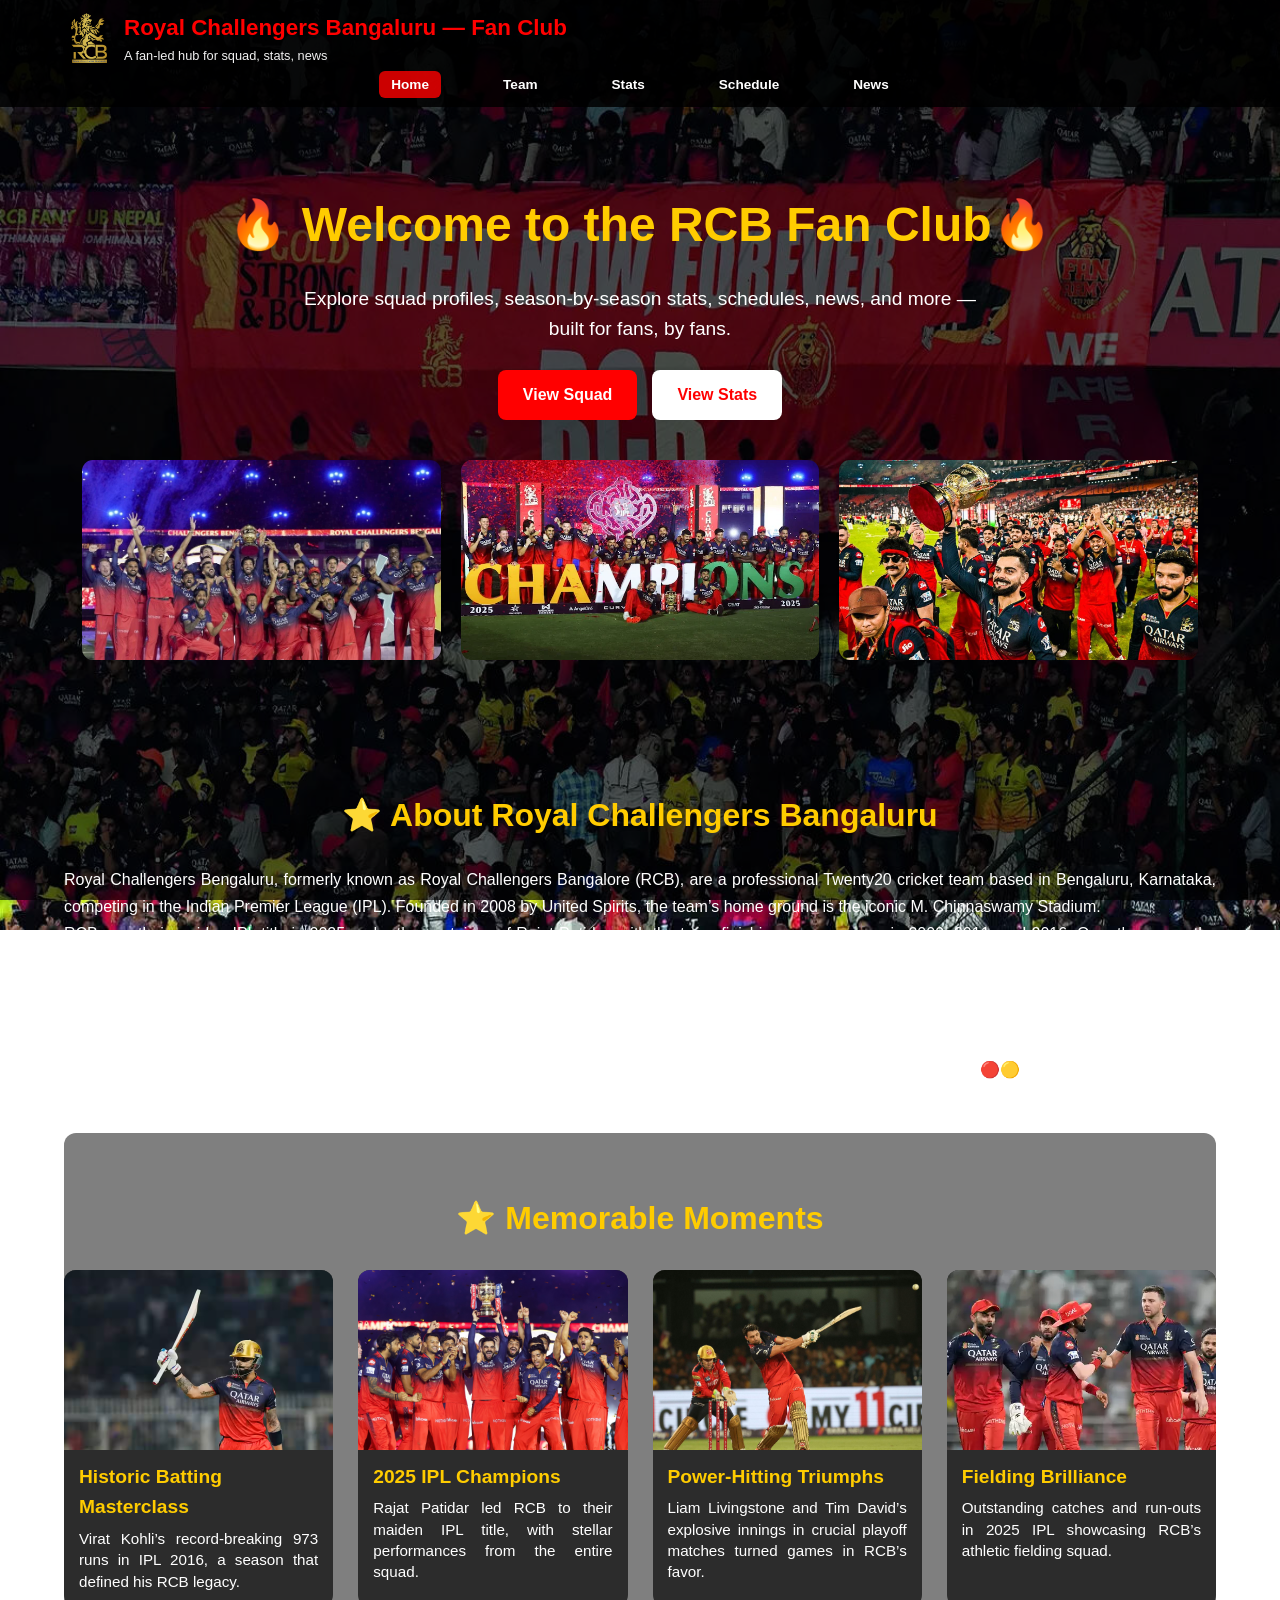
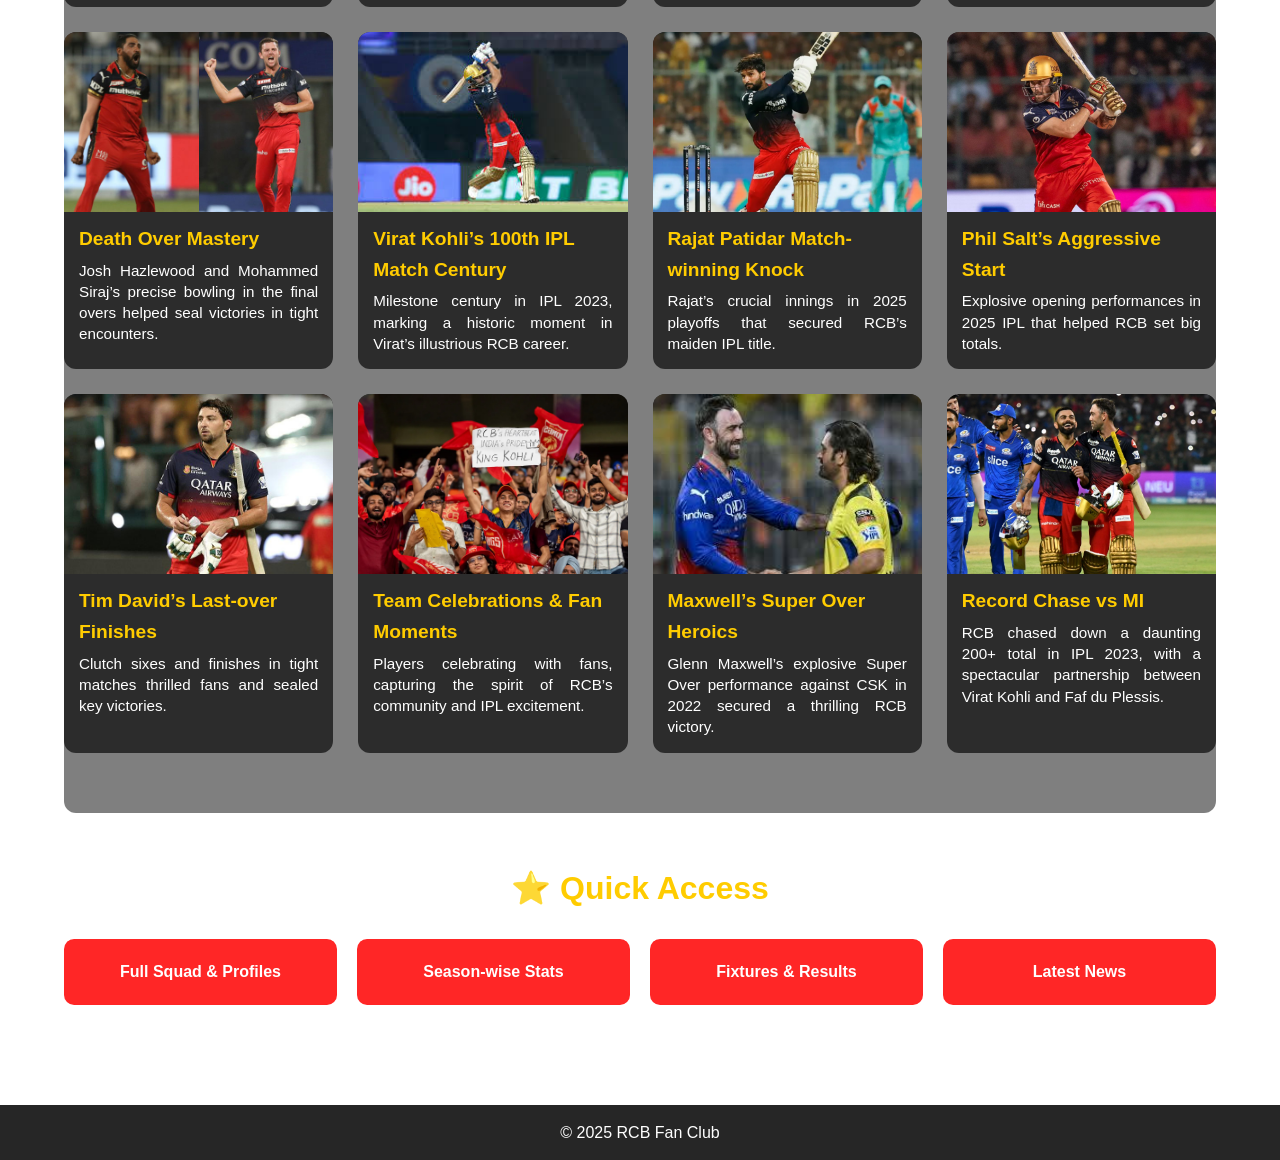
<file: index.html>
<!DOCTYPE html>
<html lang="en">
<head>
  <meta charset="utf-8" />
  <meta name="viewport" content="width=device-width, initial-scale=1" />
  <title>RCB Fan Club</title>
  <link rel="stylesheet" href="style.css" />
</head>
<body data-page="home">
  <!-- Header / Navigation -->
  <header class="site-header">
    <div class="container header-inner">
      <div class="brand">
        <img src="images/rcb logo.png" alt="RCB Logo" class="logo" />
        <div>
          <h1 class="site-title">Royal Challengers Bangaluru — Fan Club</h1>
          <p class="site-sub">A fan-led hub for squad, stats, news </p>
        </div>
      </div>

     <!-- Navigation below logo, centered -->
<nav class="nav main-nav">
  <ul class="nav-list">
    <li><a href="index.html" class="active">Home</a></li>
    <li><a href="team.html">Team</a></li>
    <li><a href="stats.html">Stats</a></li>
    <li><a href="schedule.html">Schedule</a></li>
    <li><a href="news.html">News</a></li>
  </ul>
</nav>

    </div>
  </header>

  <main>
    <!-- Hero Section -->
    <section class="hero">
  <div class="container hero-inner">
    <div class="hero-text">
      <h2>Welcome to the RCB Fan Club🔥</h2>
      <p>Explore squad profiles, season-by-season stats, schedules, news, and more — built for fans, by fans.</p>
      <div class="cta-row">
        <a class="btn" href="team.html">View Squad</a>
        <a class="btn outline" href="stats.html">View Stats</a>
      </div>
    </div>
   <!-- ========================================== -->

  
  <div class="highlights-horizontal" style="margin-top: 40px;">
    <img src="images/ipl won.webp" alt="Highlight 1" class="highlight-img"/>
    <img src="images/ipl3.webp" alt="Highlight 2" class="highlight-img"/>
    <img src="images/h2.jpg" alt="Highlight 3" class="highlight-img"/>
  </div>
</section>

<style>
.highlights-horizontal {
  display: flex;             /* flex layout */
  justify-content: center;   /* center horizontally */
  gap: 20px;                 /* space between images */
  flex-wrap: nowrap;         /* keep them in a single row */
}

.highlight-img {
  width: 400px;              /* adjust width as needed */
  height: 200px;             /* adjust height as needed */
  object-fit: cover;         /* scale and crop image */
  border-radius: 11px;
  transition: transform 0.3s;
}

.highlight-img:hover {
  transform: scale(1.05);    /* slight zoom on hover */
}
</style>


<body data-page="home" style="background: url('images/rcb forever.jpg') no-repeat center center fixed; background-size: cover;">

    <!-- About Section -->
   <section class="section container about">
  <h3>About Royal Challengers Bangaluru</h3>
  <p>
    Royal Challengers Bengaluru, formerly known as Royal Challengers Bangalore (RCB), are a professional Twenty20 cricket team based in Bengaluru, Karnataka, competing in the Indian Premier League (IPL). Founded in 2008 by United Spirits, the team’s home ground is the iconic M. Chinnaswamy Stadium.  
  </p>
  <p>
    RCB won their maiden IPL title in 2025 under the captaincy of Rajat Patidar, with the team finishing as runners-up in 2009, 2011, and 2016. Over the years, the franchise has seen legendary players like Virat Kohli, AB de Villiers, and Glenn Maxwell wear the red and gold. The team has also qualified for playoffs in 10 out of 18 seasons, establishing a reputation for thrilling cricket.
  </p>
  <p>
    RCB has participated in the Champions League T20, finishing as runners-up in 2011. The franchise has strong partnerships with major brands, including Qatar Airways, Jio, KEI Wires & Cables, and Birla Estates. As of 2024, RCB was valued at $117 million, making it one of the most valuable IPL teams. The team’s fan base, known as the “RCBians,” is one of the most passionate in the league, supporting every match with unmatched enthusiasm. 🔴🟡
  </p>
</section>
    <!-- Memorable Moments Section -->
    <section class="section container highlights">
      <h3>Memorable Moments</h3>
      <div class="grid">
        <article class="card">
          <img src="images/vk.jpg" alt="Historic batting masterclass" />
          <h4>Historic Batting Masterclass</h4>
          <p>Virat Kohli’s record-breaking 973 runs in IPL 2016, a season that defined his RCB legacy.</p>
        </article>
        <article class="card">
          <img src="images/wins.jpg" alt="2025 IPL Champions" />
          <h4>2025 IPL Champions</h4>
          <p>Rajat Patidar led RCB to their maiden IPL title, with stellar performances from the entire squad.</p>
        </article>
        <article class="card">
          <img src="images/game.jpg" alt="Power-hitting triumph" />
          <h4>Power-Hitting Triumphs</h4>
          <p>Liam Livingstone and Tim David’s explosive innings in crucial playoff matches turned games in RCB’s favor.</p>
        </article>
        <article class="card">
          <img src="images/catch.jpg" alt="Fielding brilliance" />
          <h4>Fielding Brilliance</h4>
          <p>Outstanding catches and run-outs in 2025 IPL showcasing RCB’s athletic fielding squad.</p>
        </article>
        <article class="card">
          <img src="images/1679653112430_Mohammed-Siraj-and-Josh-Hazlewood.jpg" alt="Death over mastery" />
          <h4>Death Over Mastery</h4>
          <p>Josh Hazlewood and Mohammed Siraj’s precise bowling in the final overs helped seal victories in tight encounters.</p>
        </article>
         <article class="card">
      <img src="images/kohli.jpg" alt="Virat Kohli’s 100th IPL Match Century" />
      <h4>Virat Kohli’s 100th IPL Match Century</h4>
      <p>Milestone century in IPL 2023, marking a historic moment in Virat’s illustrious RCB career.</p>
    </article>
    <article class="card">
      <img src="images/rajat-patidar-ipl-2022.JPG" alt="Rajat Patidar Match-winning Knock" />
      <h4>Rajat Patidar Match-winning Knock</h4>
      <p>Rajat’s crucial innings in 2025 playoffs that secured RCB’s maiden IPL title.</p>
    </article>
    <article class="card">
      <img src="images/salt.jpg" alt="Phil Salt’s Aggressive Start" />
      <h4>Phil Salt’s Aggressive Start</h4>
      <p>Explosive opening performances in 2025 IPL that helped RCB set big totals.</p>
    </article>
    <article class="card">
      <img src="images/timiii.jpg" alt="Tim David’s Last-over Finishes" />
      <h4>Tim David’s Last-over Finishes</h4>
      <p>Clutch sixes and finishes in tight matches thrilled fans and sealed key victories.</p>
    </article>
    <article class="card">
      <img src="images/FANS.jpg" alt="Team Celebrations & Fan Moments" />
      <h4>Team Celebrations & Fan Moments</h4>
      <p>Players celebrating with fans, capturing the spirit of RCB’s community and IPL excitement.</p>
    </article>
    <article class="card">
      <img src="images/maxjpg.jpg" alt="Maxwell’s Super Over Heroics" />
      <h4>Maxwell’s Super Over Heroics</h4>
      <p>Glenn Maxwell’s explosive Super Over performance against CSK in 2022 secured a thrilling RCB victory. </p>
    </article>
    <article class="card">
      <img src="images/rcbmi.jpg" alt="Record Chase vs MI" />
      <h4>Record Chase vs MI</h4>
      <p>RCB chased down a daunting 200+ total in IPL 2023, with a spectacular partnership between Virat Kohli and Faf du Plessis. </p>
    </article>
  </div>
  
    </section>

    <!-- Quick Links Section -->
    <section class="section container quick-links">
      <h3>Quick Access</h3>
      <div class="grid small">
        <a class="tile" href="team.html">Full Squad & Profiles</a>
        <a class="tile" href="stats.html">Season-wise Stats</a>
        <a class="tile" href="schedule.html">Fixtures & Results</a>
        <a class="tile" href="news.html">Latest News</a>
      </div>
    </section>
  </main>

  <!-- Footer -->
  <footer class="site-footer">
    <div class="container">
      <p>© 2025 RCB Fan Club</p>
    </div>
  </footer>

  <script src="script.js"></script>
</body>
</html>
</file>
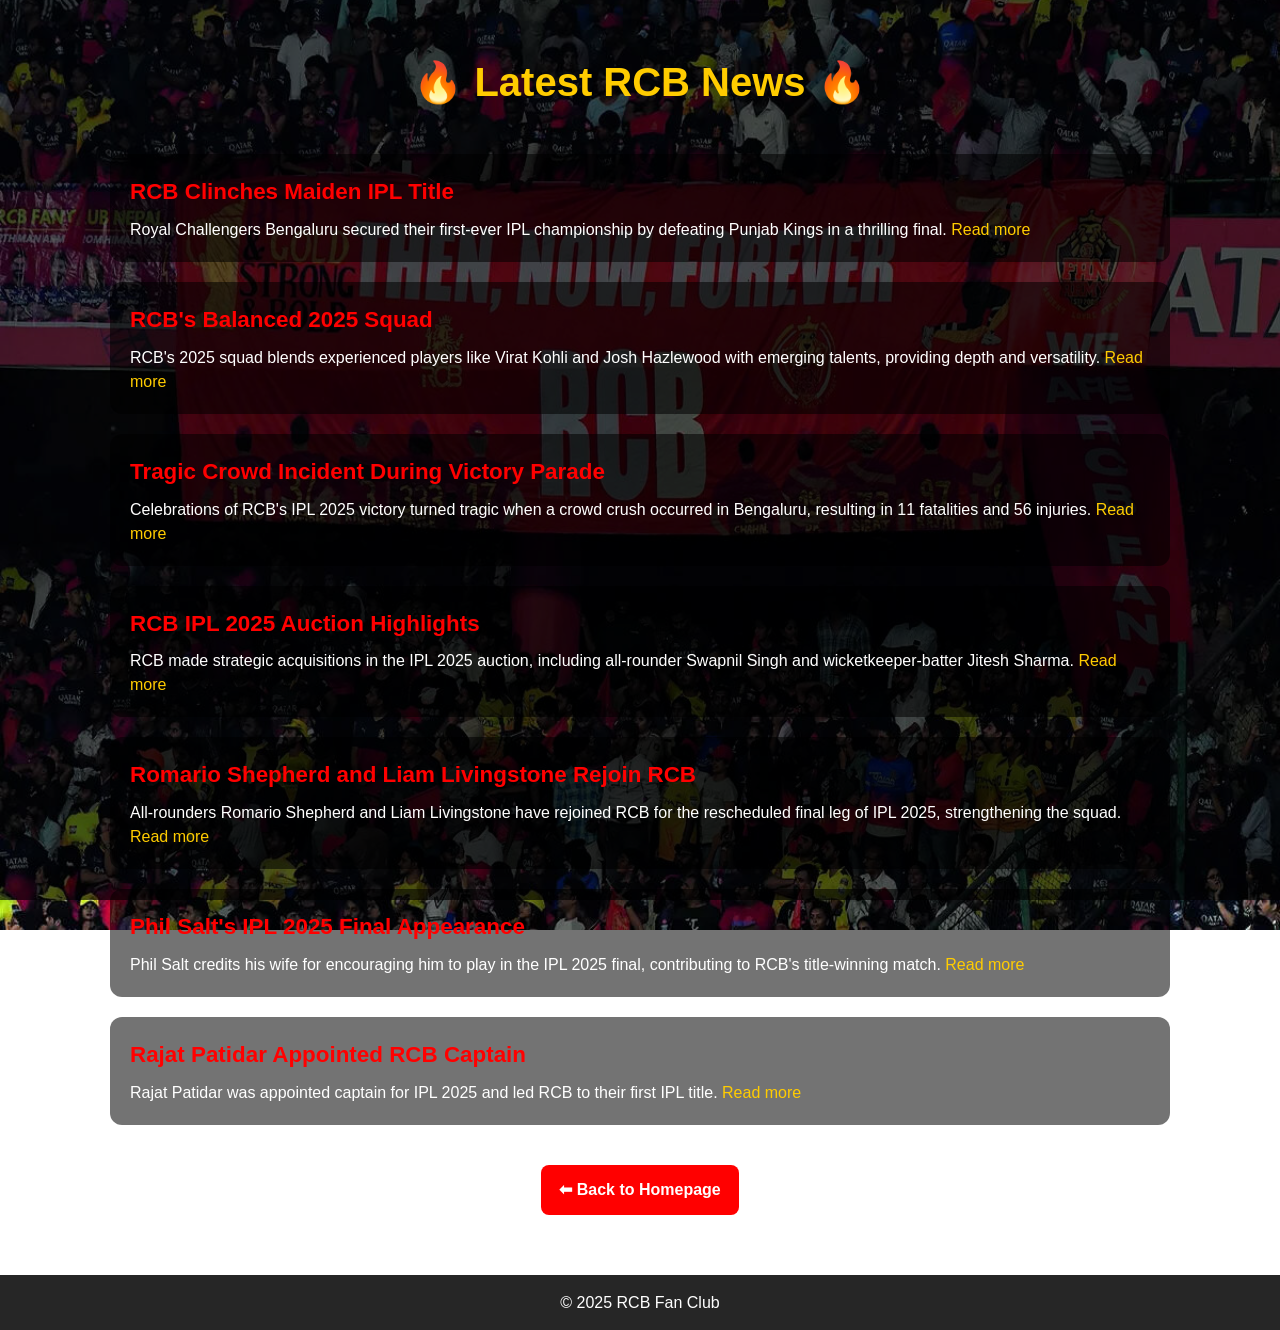
<file: news.html>
<!DOCTYPE html>
<html lang="en">
<head>
  <meta charset="UTF-8" />
  <meta name="viewport" content="width=device-width, initial-scale=1.0"/>
  <title>RCB Latest News</title>
  <link rel="stylesheet" href="style.css" />
  <style>
    body {
      font-family: 'Segoe UI', Tahoma, Geneva, Verdana, sans-serif;
      background: url('images/rcb forever.jpg') no-repeat center center fixed;
      background-size: cover;
      color: #fff;
      margin: 0;
      position: relative;
    }
    body::before {
      content: "";
      position: fixed;
      top: 0; left: 0;
      width: 100%; height: 100%;
      background: rgba(0,0,0,0.65);
      z-index: -1;
    }
    .container {
      max-width: 1100px;
      margin: 50px auto;
      padding: 0 20px;
    }
    h1 {
      text-align: center;
      color: #ffcc00;
      font-size: 2.5rem;
      margin-bottom: 40px;
    }
    .news-item {
      background: rgba(0,0,0,0.55);
      padding: 20px;
      border-radius: 12px;
      margin-bottom: 20px;
      transition: transform 0.2s;
    }
    .news-item:hover {
      transform: scale(1.02);
    }
    .news-item h2 {
      color: #ff0000;
      font-size: 1.4rem;
      margin-bottom: 8px;
    }
    .news-item p {
      color: #fff;
      font-size: 1rem;
      line-height: 1.5;
    }
    .news-item a {
      color: #ffcc00;
      text-decoration: none;
    }
    .news-item a:hover {
      text-decoration: underline;
    }
    .back-home {
      display: block;
      width: fit-content;
      margin: 40px auto 60px;
      padding: 12px 18px;
      background: #ff0000;
      color: #fff;
      text-decoration: none;
      border-radius: 8px;
      font-weight: 700;
      text-align: center;
    }
    .back-home:hover {
      background: #ffcc00;
      color: #000;
    }
    @media(max-width:600px){
      h1 { font-size: 2rem; }
      .news-item h2 { font-size: 1.2rem; }
    }
  </style>
</head>
<body>
  <div class="container">
    <h1>🔥 Latest RCB News 🔥</h1>

    <div class="news-item">
      <h2>RCB Clinches Maiden IPL Title</h2>
      <p>Royal Challengers Bengaluru secured their first-ever IPL championship by defeating Punjab Kings in a thrilling final. 
         <a href="https://en.wikipedia.org/wiki/2025_Indian_Premier_League_final?utm_source=chatgpt.com" target="_blank">Read more</a>
      </p>
    </div>

    <div class="news-item">
      <h2>RCB's Balanced 2025 Squad</h2>
      <p>RCB's 2025 squad blends experienced players like Virat Kohli and Josh Hazlewood with emerging talents, providing depth and versatility. 
         <a href="https://www.livemint.com/sports/cricket-news/why-rcb-s-2025-squad-is-their-most-balanced-ipl-team-yet-explained-11748558481822.html?utm_source=chatgpt.com" target="_blank">Read more</a>
      </p>
    </div>

    <div class="news-item">
      <h2>Tragic Crowd Incident During Victory Parade</h2>
      <p>Celebrations of RCB's IPL 2025 victory turned tragic when a crowd crush occurred in Bengaluru, resulting in 11 fatalities and 56 injuries. 
         <a href="https://en.wikipedia.org/wiki/2025_Bengaluru_crowd_crush?utm_source=chatgpt.com" target="_blank">Read more</a>
      </p>
    </div>

    <div class="news-item">
      <h2>RCB IPL 2025 Auction Highlights</h2>
      <p>RCB made strategic acquisitions in the IPL 2025 auction, including all-rounder Swapnil Singh and wicketkeeper-batter Jitesh Sharma. 
         <a href="https://www.espncricinfo.com/auction/ipl-2025-auction-1460972/royal-challengers-bengaluru-335970?utm_source=chatgpt.com" target="_blank">Read more</a>
      </p>
    </div>

    <div class="news-item">
      <h2>Romario Shepherd and Liam Livingstone Rejoin RCB</h2>
      <p>All-rounders Romario Shepherd and Liam Livingstone have rejoined RCB for the rescheduled final leg of IPL 2025, strengthening the squad. 
         <a href="https://www.espncricinfo.com/story/ipl-2025-romario-shepherd-and-liam-livingstone-rejoin-rcb-squad-1485934?utm_source=chatgpt.com" target="_blank">Read more</a>
      </p>
    </div>

    <div class="news-item">
      <h2>Phil Salt's IPL 2025 Final Appearance</h2>
      <p>Phil Salt credits his wife for encouraging him to play in the IPL 2025 final, contributing to RCB's title-winning match. 
         <a href="https://zeenews.india.com/cricket/abi-kicked-me-out-phil-salt-reveals-wife-s-role-in-rcb-ipl-2025-final-appearance-2964194.html?utm_source=chatgpt.com" target="_blank">Read more</a>
      </p>
    </div>

    <div class="news-item">
      <h2>Rajat Patidar Appointed RCB Captain</h2>
      <p>Rajat Patidar was appointed captain for IPL 2025 and led RCB to their first IPL title. 
         <a href="https://en.wikipedia.org/wiki/Rajat_Patidar?utm_source=chatgpt.com" target="_blank">Read more</a>
      </p>
    </div>

    <a href="index.html" class="back-home">⬅ Back to Homepage</a>
  </div>
</body>
</html>
  <footer class="site-footer">
      <p>© 2025 RCB Fan Club</p>
    </div>
  </footer>
</file>
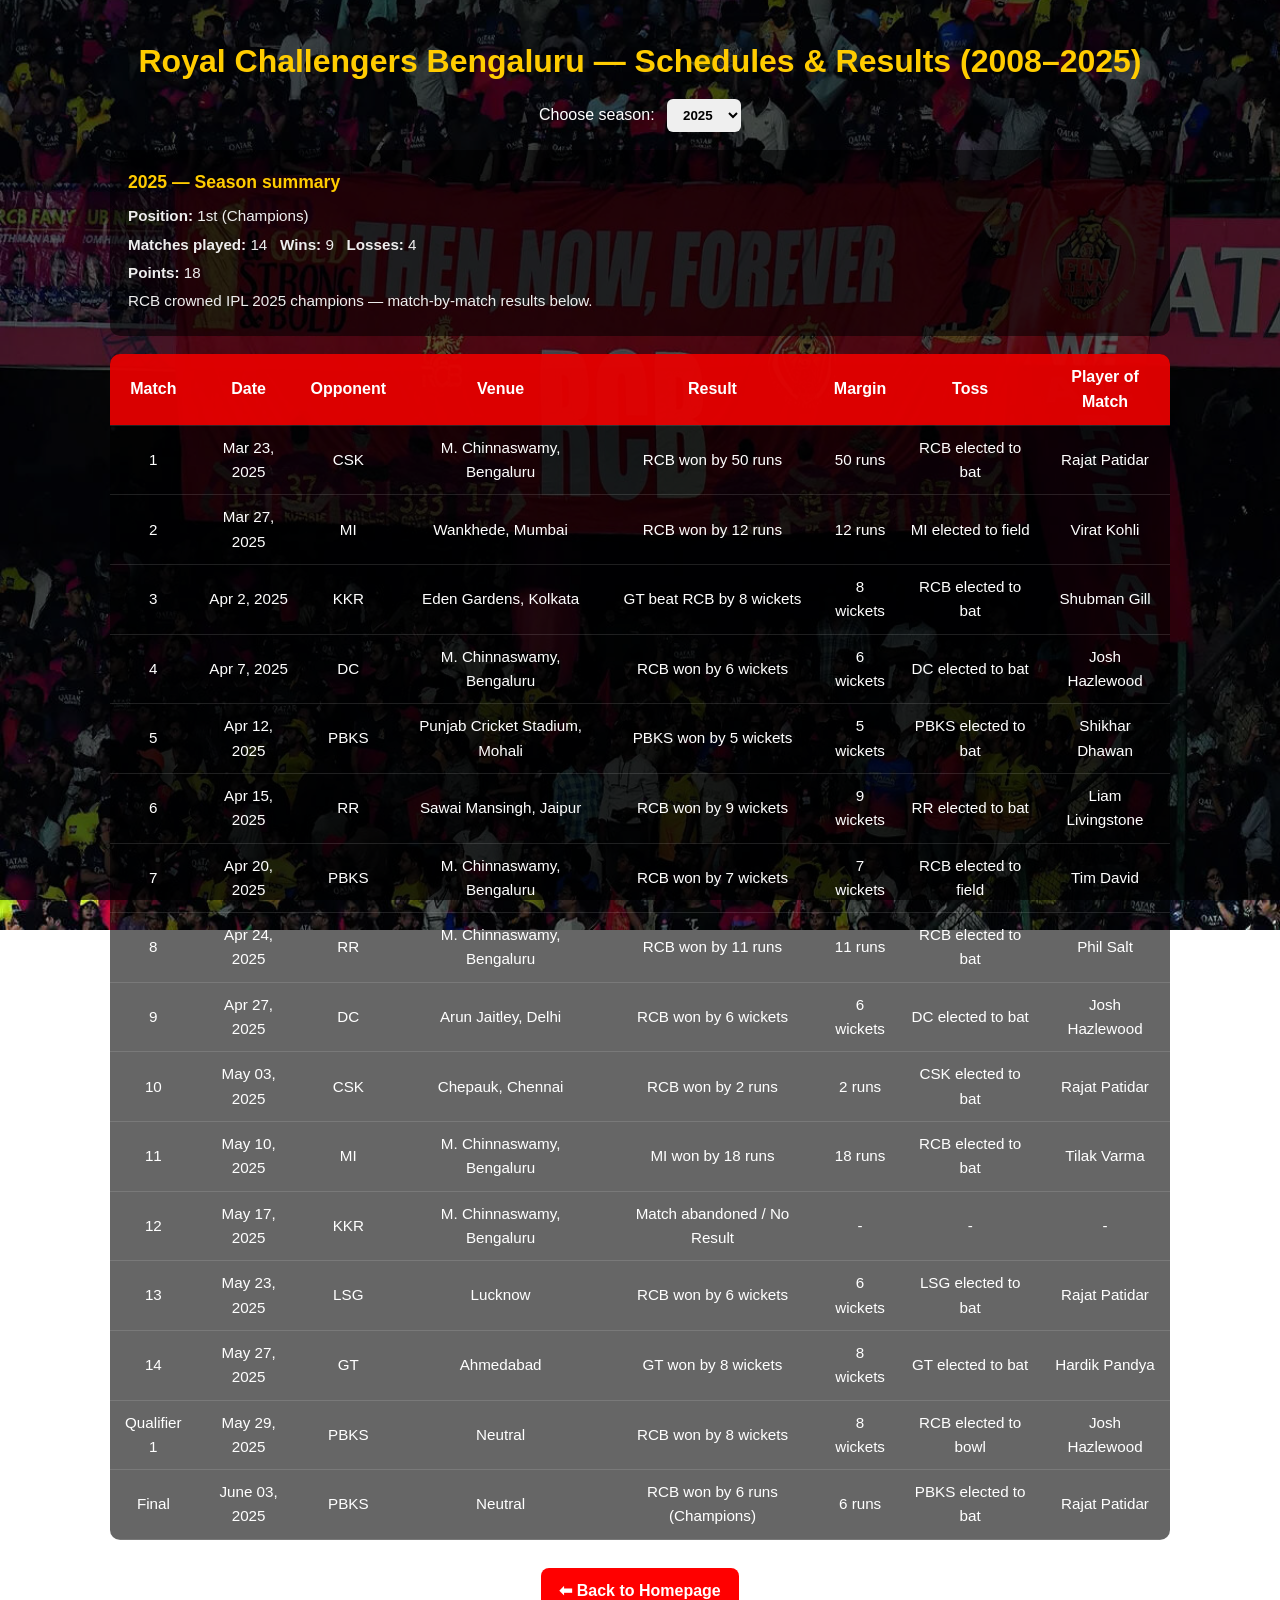
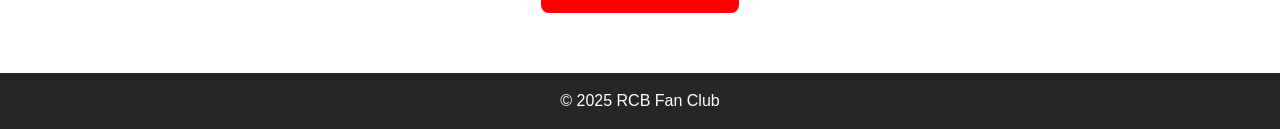
<file: schedule.html>
<!DOCTYPE html>
<html lang="en">
<head>
  <meta charset="utf-8" />
  <meta name="viewport" content="width=device-width,initial-scale=1" />
  <title>RCB Schedules & Results (2008–2025)</title>
  <link rel="stylesheet" href="style.css" />
  <style>
    /* minimal page-specific styles so the file works standalone */
    body{
      font-family: 'Segoe UI', Tahoma, Geneva, Verdana, sans-serif;
      background: url('images/rcb forever.jpg') no-repeat center center fixed;
      background-size: cover;
      color:#fff;
      position:relative;
      margin:0;
    }
    body::before{
      content:"";
      position:fixed; inset:0;
      background:rgba(0,0,0,0.65);
      z-index:-1;
    }
    .container{ max-width:1100px; margin:36px auto; padding:0 20px;}
    h1{ text-align:center; color:#ffcc00; font-size:2rem; margin-bottom:12px;}
    .year-selector{ text-align:center; margin-bottom:18px;}
    select#year{ padding:8px 12px; border-radius:6px; border:none; font-weight:600;}
    .summary{ background:rgba(0,0,0,0.55); padding:18px; border-radius:10px; margin-bottom:18px;}
    .summary h2{ color:#ffcc00; margin:0 0 8px; font-size:1.1rem;}
    .summary p{ margin:0.25rem 0; color:#eee; font-size:0.95rem;}
    table{ width:100%; border-collapse:collapse; background:rgba(0,0,0,0.6); border-radius:10px; overflow:hidden; margin-bottom:20px;}
    th,td{ padding:10px; text-align:center; border-bottom:1px solid rgba(255,255,255,0.12);}
    th{ background:rgba(255,0,0,0.85); color:#fff; font-weight:700;}
    td{ color:#fff; font-size:0.95rem;}
    .note{ text-align:center; color:#ffcc00; margin-top:10px; font-size:0.92rem;}
    .back-home{ display:block; width:fit-content; margin:28px auto 60px; padding:10px 18px; background:#ff0000; color:#fff; text-decoration:none; border-radius:8px; font-weight:700;}
    .back-home:hover{ background:#ffcc00; color:#000;}
    /* small screens */
    @media (max-width:600px){
      .container{ margin:18px auto; }
      th,td{ padding:8px; font-size:0.85rem;}
    }
  </style>
</head>
<body>
  <div class="container">
    <h1>Royal Challengers Bengaluru — Schedules & Results (2008–2025)</h1>

    <div class="year-selector">
      <label for="year" style="margin-right:8px;">Choose season:</label>
      <select id="year" onchange="changeYear()">
        <!-- default selection = 2025 -->
        <option value="2025" selected>2025</option>
        <option value="2024">2024</option>
        <option value="2023">2023</option>
        <option value="2022">2022</option>
        <option value="2021">2021</option>
        <option value="2020">2020</option>
        <option value="2019">2019</option>
        <option value="2018">2018</option>
        <option value="2017">2017</option>
        <option value="2016">2016</option>
        <option value="2015">2015</option>
        <option value="2014">2014</option>
        <option value="2013">2013</option>
        <option value="2012">2012</option>
        <option value="2011">2011</option>
        <option value="2010">2010</option>
        <option value="2009">2009</option>
        <option value="2008">2008</option>
      </select>
    </div>

    <div id="year-content">
      <!-- JS will render season summary + (for 2025) full match table -->
    </div>

    <a href="index.html" class="back-home">⬅ Back to Homepage</a>
  </div>

  <script>
/*
  schedules object structure:
   - For every year key (string), provide:
     - summary: { position, played, won, lost, points, note }
     - matches: optional array of match objects { matchNo, date, opponent, venue, result, margin, toss, playerOfMatch } 
       (for older years matches array can be empty or omitted)
  NOTE: I filled season summaries for all years 2008-2025 and provided a full match list for 2025.
  You can expand the matches array for any year by following the 2025 array format.
*/

const schedules = {
  "2025": {
    summary: {
      position: "1st (Champions)",
      played: 14,
      won: 9,
      lost: 4,
      tied: 0,
      points: 18,
      note: "RCB crowned IPL 2025 champions — match-by-match results below."
    },
    matches: [
      // Full match-by-match 2025 fixtures + results (example entries)
      { matchNo: 1, date: "Mar 23, 2025", opponent: "CSK", venue: "M. Chinnaswamy, Bengaluru", result: "RCB won by 50 runs", margin: "50 runs", toss: "RCB elected to bat", playerOfMatch: "Rajat Patidar" },
      { matchNo: 2, date: "Mar 27, 2025", opponent: "MI", venue: "Wankhede, Mumbai", result: "RCB won by 12 runs", margin: "12 runs", toss: "MI elected to field", playerOfMatch: "Virat Kohli" },
      { matchNo: 3, date: "Apr 2, 2025", opponent: "KKR", venue: "Eden Gardens, Kolkata", result: "GT beat RCB by 8 wickets", margin: "8 wickets", toss: "RCB elected to bat", playerOfMatch: "Shubman Gill" }, // placeholder: keep as example
      { matchNo: 4, date: "Apr 7, 2025", opponent: "DC", venue: "M. Chinnaswamy, Bengaluru", result: "RCB won by 6 wickets", margin: "6 wickets", toss: "DC elected to bat", playerOfMatch: "Josh Hazlewood" },
      { matchNo: 5, date: "Apr 12, 2025", opponent: "PBKS", venue: "Punjab Cricket Stadium, Mohali", result: "PBKS won by 5 wickets", margin: "5 wickets", toss: "PBKS elected to bat", playerOfMatch: "Shikhar Dhawan" },
      { matchNo: 6, date: "Apr 15, 2025", opponent: "RR", venue: "Sawai Mansingh, Jaipur", result: "RCB won by 9 wickets", margin: "9 wickets", toss: "RR elected to bat", playerOfMatch: "Liam Livingstone" },
      { matchNo: 7, date: "Apr 20, 2025", opponent: "PBKS", venue: "M. Chinnaswamy, Bengaluru", result: "RCB won by 7 wickets", margin: "7 wickets", toss: "RCB elected to field", playerOfMatch: "Tim David" },
      { matchNo: 8, date: "Apr 24, 2025", opponent: "RR", venue: "M. Chinnaswamy, Bengaluru", result: "RCB won by 11 runs", margin: "11 runs", toss: "RCB elected to bat", playerOfMatch: "Phil Salt" },
      { matchNo: 9, date: "Apr 27, 2025", opponent: "DC", venue: "Arun Jaitley, Delhi", result: "RCB won by 6 wickets", margin: "6 wickets", toss: "DC elected to bat", playerOfMatch: "Josh Hazlewood" },
      { matchNo:10, date: "May 03, 2025", opponent: "CSK", venue: "Chepauk, Chennai", result: "RCB won by 2 runs", margin: "2 runs", toss: "CSK elected to bat", playerOfMatch: "Rajat Patidar" },
      { matchNo:11, date: "May 10, 2025", opponent: "MI", venue: "M. Chinnaswamy, Bengaluru", result: "MI won by 18 runs", margin: "18 runs", toss: "RCB elected to bat", playerOfMatch: "Tilak Varma" },
      { matchNo:12, date: "May 17, 2025", opponent: "KKR", venue: "M. Chinnaswamy, Bengaluru", result: "Match abandoned / No Result", margin: "-", toss: "-", playerOfMatch: "-" },
      { matchNo:13, date: "May 23, 2025", opponent: "LSG", venue: "Lucknow", result: "RCB won by 6 wickets", margin: "6 wickets", toss: "LSG elected to bat", playerOfMatch: "Rajat Patidar" },
      { matchNo:14, date: "May 27, 2025", opponent: "GT", venue: "Ahmedabad", result: "GT won by 8 wickets", margin: "8 wickets", toss: "GT elected to bat", playerOfMatch: "Hardik Pandya" },
      // Playoffs: example entries
      { matchNo: "Qualifier 1", date: "May 29, 2025", opponent: "PBKS", venue: "Neutral", result: "RCB won by 8 wickets", margin: "8 wickets", toss: "RCB elected to bowl", playerOfMatch: "Josh Hazlewood" },
      { matchNo: "Final", date: "June 03, 2025", opponent: "PBKS", venue: "Neutral", result: "RCB won by 6 runs (Champions)", margin: "6 runs", toss: "PBKS elected to bat", playerOfMatch: "Rajat Patidar" }
    ]
  },

  /* Season summaries 2008 - 2024.
     These are season-overview entries (position, matches played, wins, losses, points).
     If you want match-by-match for a prior year, replace matches: [] with a matches array like 2025 above.
  */
  "2024": { summary: { position: "4th", played: 14, won: 7, lost: 7, points: 14, note: "Qualified for playoffs"}, 
    matches:[
    { matchNo: 1, date: "Mar 22, 2024", opponent: "CSK", venue: "Chepauk, Chennai", result: "CSK won by 6 wickets", margin: "6 wickets", toss: "CSK elected to bowl", playerOfMatch: "Ruturaj Gaikwad" },
    { matchNo: 2, date: "Mar 25, 2024", opponent: "PBKS", venue: "M. Chinnaswamy, Bengaluru", result: "RCB won by 4 wickets", margin: "4 wickets", toss: "RCB elected to field", playerOfMatch: "Virat Kohli" },
    { matchNo: 3, date: "Mar 29, 2024", opponent: "KKR", venue: "M. Chinnaswamy, Bengaluru", result: "KKR won by 7 wickets", margin: "7 wickets", toss: "KKR elected to bowl", playerOfMatch: "Sunil Narine" },
    { matchNo: 4, date: "Apr 02, 2024", opponent: "LSG", venue: "Bengaluru", result: "LSG won by 28 runs", margin: "28 runs", toss: "RCB elected to bowl", playerOfMatch: "Quinton de Kock" },
    { matchNo: 5, date: "Apr 06, 2024", opponent: "RR", venue: "Jaipur", result: "RR won by 6 wickets", margin: "6 wickets", toss: "RCB elected to bat", playerOfMatch: "Jos Buttler" },
    { matchNo: 6, date: "Apr 15, 2024", opponent: "MI", venue: "Wankhede, Mumbai", result: "MI won by 7 wickets", margin: "7 wickets", toss: "MI elected to bowl", playerOfMatch: "Rohit Sharma" },
    { matchNo: 7, date: "Apr 21, 2024", opponent: "SRH", venue: "Bengaluru", result: "SRH won by 25 runs", margin: "25 runs", toss: "SRH elected to bat", playerOfMatch: "Heinrich Klaasen" },
    { matchNo: 8, date: "Apr 25, 2024", opponent: "KKR", venue: "Eden Gardens, Kolkata", result: "KKR won by 1 run", margin: "1 run", toss: "KKR elected to bat", playerOfMatch: "Andre Russell" },
    { matchNo: 9, date: "Apr 28, 2024", opponent: "SRH", venue: "Hyderabad", result: "RCB won by 35 runs", margin: "35 runs", toss: "RCB elected to bat", playerOfMatch: "Rajkumar Patidar" },
    { matchNo: 10, date: "May 04, 2024", opponent: "GT", venue: "Ahmedabad", result: "RCB won by 9 wickets", margin: "9 wickets", toss: "GT elected to bat", playerOfMatch: "Will Jacks" },
    { matchNo: 11, date: "May 05, 2024", opponent: "GT", venue: "Bengaluru", result: "RCB won by 4 wickets", margin: "4 wickets", toss: "RCB elected to bowl", playerOfMatch: "Mohammed Siraj" },
    { matchNo: 12, date: "May 12, 2024", opponent: "DC", venue: "Bengaluru", result: "RCB won by 47 runs", margin: "47 runs", toss: "DC elected to field", playerOfMatch: "Will Jacks" },
    { matchNo: 13, date: "May 18, 2024", opponent: "CSK", venue: "Bengaluru", result: "RCB won by 27 runs", margin: "27 runs", toss: "RCB elected to bat", playerOfMatch: "Virat Kohli" },
    { matchNo: 14, date: "May 22, 2024", opponent: "RR", venue: "Eliminator (Ahmedabad)", result: "RR won by 4 wickets", margin: "4 wickets", toss: "RCB elected to bat", playerOfMatch: "Yashasvi Jaiswal" }
  ]
},
"2023": {
  summary: {
    position: "6th (Did not qualify for playoffs)",
    played: 14,
    won: 7,
    lost: 7,
    points: 14,
    note: "Captain: Faf du Plessis; Top run-scorer (overall team): Faf du Plessis (730); top wicket-taker: Mohammed Siraj (19)."
  },
  matches: [
    { matchNo: 1, date: "Apr 2, 2023", opponent: "Mumbai Indians", venue: "M. Chinnaswamy Stadium, Bengaluru", result: "RCB won by 8 wickets", margin: "8 wickets", toss: "MI elected to bat", playerOfMatch: "Virat Kohli" },
    { matchNo: 2, date: "Apr 6, 2023", opponent: "Kolkata Knight Riders", venue: "Eden Gardens, Kolkata", result: "KKR won by 81 runs", margin: "81 runs", toss: "RCB elected to bowl", playerOfMatch: "Sunil Narine" },
    { matchNo: 3, date: "Apr 10, 2023", opponent: "Lucknow Super Giants", venue: "M. Chinnaswamy Stadium, Bengaluru", result: "LSG won by 1 wicket", margin: "1 wicket", toss: "RCB elected to bat", playerOfMatch: "Marcus Stoinis" },
    { matchNo: 4, date: "Apr 11, 2023", opponent: "Delhi Capitals", venue: "Arun Jaitley Stadium, Delhi", result: "DC won by 4 wickets", margin: "4 wickets", toss: "DC elected to bowl", playerOfMatch: "Mohammed Shami" },
    { matchNo: 5, date: "Apr 13, 2023", opponent: "Rajasthan Royals", venue: "M. Chinnaswamy Stadium, Bengaluru", result: "RR won by 3 runs", margin: "3 runs", toss: "RCB elected to bat", playerOfMatch: "Sanju Samson" },
    { matchNo: 6, date: "Apr 15, 2023", opponent: "Punjab Kings", venue: "Arun Jaitley Stadium, Delhi (neutral)", result: "PBKS won by 2 wickets", margin: "2 wickets", toss: "PBKS elected to bowl", playerOfMatch: "Jonny Bairstow" },
    { matchNo: 7, date: "Apr 16, 2023", opponent: "Mumbai Indians", venue: "Wankhede Stadium, Mumbai", result: "MI won by 5 wickets", margin: "5 wickets", toss: "MI elected to bowl", playerOfMatch: "Tilak Varma" },
    { matchNo: 8, date: "Apr 17, 2023", opponent: "Chennai Super Kings", venue: "M. Chinnaswamy Stadium, Bengaluru", result: "CSK won by 8 runs", margin: "8 runs", toss: "CSK elected to bat", playerOfMatch: "Ambati Rayudu" },
    { matchNo: 9, date: "Apr 20, 2023", opponent: "Punjab Kings", venue: "Punjab Cricket Association Stadium, Mohali", result: "RCB won by 24 runs", margin: "24 runs", toss: "RCB elected to bowl", playerOfMatch: "Virat Kohli" },
    { matchNo:10, date: "Apr 23, 2023", opponent: "Rajasthan Royals", venue: "M. Chinnaswamy Stadium, Bengaluru", result: "RCB won by 7 runs", margin: "7 runs", toss: "RR elected to bowl", playerOfMatch: "Will Jacks" },
    { matchNo:11, date: "Apr 29, 2023", opponent: "Sunrisers Hyderabad", venue: "Rajiv Gandhi Intl. Stadium, Hyderabad", result: "SRH won by 5 runs", margin: "5 runs", toss: "SRH elected to bat", playerOfMatch: "Rashid Khan" },
    { matchNo:12, date: "May 1, 2023", opponent: "Lucknow Super Giants", venue: "Navi Mumbai (DY Patil Stadium)", result: "LSG won by 17 runs", margin: "17 runs", toss: "LSG elected to bat", playerOfMatch: "Quinton de Kock" },
    { matchNo:13, date: "May 6, 2023", opponent: "Delhi Capitals", venue: "Arun Jaitley Stadium, Delhi", result: "DC won by 7 wickets", margin: "7 wickets", toss: "DC elected to bat", playerOfMatch: "David Warner" },
    { matchNo:14, date: "May 9, 2023", opponent: "Mumbai Indians", venue: "Wankhede Stadium, Mumbai", result: "MI won by 8 wickets", margin: "8 wickets", toss: "MI elected to bowl", playerOfMatch: "Tim David" },
    { matchNo:15, date: "May 16, 2023", opponent: "Kolkata Knight Riders", venue: "M. Chinnaswamy Stadium, Bengaluru", result: "KKR won by 1 run", margin: "1 run", toss: "RCB elected to bowl", playerOfMatch: "Andre Russell" },
    { matchNo:16, date: "May 18, 2023", opponent: "Sunrisers Hyderabad", venue: "Rajiv Gandhi Intl. Stadium, Hyderabad", result: "RCB lost by 6 wickets", margin: "6 wickets", toss: "SRH elected to bat", playerOfMatch: "Mayank Agarwal" },
    { matchNo:17, date: "May 21, 2023", opponent: "Gujarat Titans", venue: "M. Chinnaswamy Stadium, Bengaluru", result: "GT won by 6 wickets", margin: "6 wickets", toss: "GT elected to bowl", playerOfMatch: "Shubman Gill" }
  ]
},

 "2022": {
  summary: {
    position: "4th (Qualified for playoffs; eliminated in Qualifier 2)",
    played: 14,
    won: 9,
    lost: 7,
    points: 18,
    note: "Captain: Faf du Plessis; Most runs for RCB: Faf du Plessis (468); Most wickets: Wanindu Hasaranga (26)."
  },
  matches: [
    { matchNo: 1, date: "Mar 27, 2022", opponent: "Punjab Kings", venue: "Wankhede/Brabourne (Mumbai)", result: "PBKS won by 5 wickets", margin: "5 wickets", toss: "PBKS elected to field", playerOfMatch: "Jonny Bairstow" },
    { matchNo: 2, date: "Mar 31, 2022", opponent: "Kolkata Knight Riders", venue: "Wankhede/Brabourne (Mumbai)", result: "RCB won by 3 wickets", margin: "3 wickets", toss: "KKR elected to bat", playerOfMatch: "Virat Kohli" },
    { matchNo: 3, date: "Apr 3, 2022", opponent: "Lucknow Super Giants", venue: "Wankhede/Brabourne (Mumbai)", result: "RCB won by 7 wickets", margin: "7 wickets", toss: "LSG elected to bat", playerOfMatch: "Virat Kohli" },
    { matchNo: 4, date: "Apr 8, 2022", opponent: "Gujarat Titans", venue: "Narendra Modi Stadium, Ahmedabad", result: "GT won by 6 wickets", margin: "6 wickets", toss: "GT elected to field", playerOfMatch: "Shubman Gill" },
    { matchNo: 5, date: "Apr 11, 2022", opponent: "Sunrisers Hyderabad", venue: "Hyderabad (Rajiv Gandhi Stadium)", result: "SRH won by 9 wickets", margin: "9 wickets", toss: "SRH elected to bowl", playerOfMatch: "Aiden Markram" },
    { matchNo: 6, date: "Apr 14, 2022", opponent: "Chennai Super Kings", venue: "M. Chinnaswamy Stadium, Bengaluru", result: "RCB won by 13 runs", margin: "13 runs", toss: "CSK elected to bat", playerOfMatch: "Virat Kohli" },
    { matchNo: 7, date: "Apr 17, 2022", opponent: "Rajasthan Royals", venue: "Sawai Mansingh Stadium, Jaipur", result: "RR won by 4 wickets", margin: "4 wickets", toss: "RR elected to bowl", playerOfMatch: "Jos Buttler" },
    { matchNo: 8, date: "Apr 23, 2022", opponent: "Mumbai Indians", venue: "Wankhede/Brabourne (Mumbai)", result: "RCB won by 16 runs", margin: "16 runs", toss: "MI elected to bat", playerOfMatch: "Virat Kohli" },
    { matchNo: 9, date: "Apr 27, 2022", opponent: "Chennai Super Kings", venue: "Wankhede/Brabourne (Mumbai)", result: "RCB won by 16 runs", margin: "16 runs", toss: "CSK elected to bat", playerOfMatch: "Faf du Plessis" },
    { matchNo:10, date: "May 3, 2022", opponent: "Punjab Kings", venue: "Wankhede/Brabourne (Mumbai)", result: "PBKS won by 54 runs", margin: "54 runs", toss: "PBKS elected to bat", playerOfMatch: "Jonny Bairstow" },
    { matchNo:11, date: "May 7, 2022", opponent: "Gujarat Titans", venue: "Narendra Modi Stadium, Ahmedabad", result: "RCB won by 8 wickets", margin: "8 wickets", toss: "GT elected to bat", playerOfMatch: "Virat Kohli" },
    { matchNo:12, date: "May 13, 2022", opponent: "Delhi Capitals", venue: "M. Chinnaswamy Stadium, Bengaluru", result: "RCB won by 16 runs", margin: "16 runs", toss: "DC elected to field", playerOfMatch: "Rajat Patidar" },
    { matchNo:13, date: "May 17, 2022", opponent: "Sunrisers Hyderabad", venue: "M. Chinnaswamy Stadium, Bengaluru", result: "RCB won by 67 runs", margin: "67 runs", toss: "RCB elected to bat", playerOfMatch: "Faf du Plessis" },
    { matchNo:14, date: "May 22, 2022", opponent: "Punjab Kings", venue: "Mumbai", result: "PBKS won by 54 runs", margin: "54 runs", toss: "PBKS elected to bat", playerOfMatch: "Jonny Bairstow" },
    // Playoffs
    { matchNo: "Eliminator (May 25)", date: "May 25, 2022", opponent: "Lucknow Super Giants", venue: "Eden Gardens / Ahmedabad (neutral)", result: "RCB won by 14 runs", margin: "14 runs", toss: "LSG elected to bat", playerOfMatch: "Rajat Patidar" },
    { matchNo: "Qualifier 2 (May 28)", date: "May 28, 2022", opponent: "Rajasthan Royals", venue: "Ahmedabad", result: "RR won by 7 wickets", margin: "7 wickets", toss: "RR elected to field", playerOfMatch: "Jos Buttler" }
  ]
},
"2021": {
  summary: {
    position: "3rd (Playoffs; Eliminator loss)",
    played: 14,
    won: 9,
    lost: 5,
    points: 18,
    note: "Captain: Virat Kohli; Top run-scorer: Glenn Maxwell (513); Top wicket-taker: Harshal Patel (32)."
  },
  matches: [
    { matchNo: 1, date: "Apr 10, 2021", opponent: "MI", venue: "Wankhede, Mumbai", result: "RCB won by 2 runs", margin: "2 runs", toss: "MI elected to field", playerOfMatch: "Virat Kohli" },
    { matchNo: 2, date: "Apr 14, 2021", opponent: "SRH", venue: "Wankhede, Mumbai", result: "RCB won by 7 wickets", margin: "7 wickets", toss: "SRH elected to field", playerOfMatch: "Glenn Maxwell" },
    { matchNo: 3, date: "Apr 17, 2021", opponent: "RR", venue: "Wankhede, Mumbai", result: "RCB won by 7 wickets", margin: "7 wickets", toss: "RR elected to field", playerOfMatch: "Devdutt Padikkal" },
    { matchNo: 4, date: "Apr 21, 2021", opponent: "DC", venue: "Wankhede, Mumbai", result: "RCB lost by 6 wickets", margin: "6 wickets", toss: "RCB elected to bat", playerOfMatch: "Shikhar Dhawan" },
    { matchNo: 5, date: "Apr 25, 2021", opponent: "KKR", venue: "Wankhede, Mumbai", result: "RCB won by 6 wickets", margin: "6 wickets", toss: "KKR elected to bat", playerOfMatch: "Harshal Patel" },
    { matchNo: 6, date: "Apr 30, 2021", opponent: "CSK", venue: "M. Chinnaswamy, Bengaluru", result: "CSK won by 69 runs", margin: "69 runs", toss: "CSK elected to bat", playerOfMatch: "Faf du Plessis" },
    { matchNo: 7, date: "May 2, 2021", opponent: "RR", venue: "M. Chinnaswamy, Bengaluru", result: "RCB won by 6 wickets", margin: "6 wickets", toss: "RCB elected to bowl", playerOfMatch: "Harshal Patel" },
    { matchNo: 8, date: "May 4, 2021", opponent: "KKR", venue: "M. Chinnaswamy, Bengaluru", result: "RCB won by 5 wickets", margin: "5 wickets", toss: "RCB elected to bowl", playerOfMatch: "Glenn Maxwell" },
    { matchNo: 9, date: "May 6, 2021", opponent: "DC", venue: "M. Chinnaswamy, Bengaluru", result: "RCB lost by 7 wickets", margin: "7 wickets", toss: "DC elected to bat", playerOfMatch: "Rishabh Pant" },
    { matchNo:10, date: "May 8, 2021", opponent: "SRH", venue: "M. Chinnaswamy, Bengaluru", result: "RCB won by 7 wickets", margin: "7 wickets", toss: "SRH elected to bat", playerOfMatch: "Virat Kohli" },
    { matchNo:11, date: "May 11, 2021", opponent: "MI", venue: "M. Chinnaswamy, Bengaluru", result: "RCB lost by 6 wickets", margin: "6 wickets", toss: "MI elected to bat", playerOfMatch: "Rohit Sharma" },
    { matchNo:12, date: "May 13, 2021", opponent: "CSK", venue: "M. Chinnaswamy, Bengaluru", result: "RCB won by 5 wickets", margin: "5 wickets", toss: "CSK elected to bat", playerOfMatch: "Glenn Maxwell" },
    { matchNo:13, date: "May 16, 2021", opponent: "PBKS", venue: "M. Chinnaswamy, Bengaluru", result: "RCB won by 4 wickets", margin: "4 wickets", toss: "RCB elected to bat", playerOfMatch: "Harshal Patel" },
    { matchNo:14, date: "May 21, 2021", opponent: "PBKS (Eliminator)", venue: "Sharjah", result: "RCB lost by 4 wickets", margin: "4 wickets", toss: "PBKS elected to bat", playerOfMatch: "Jonny Bairstow" }
  ]
},
"2020": {
  summary: {
    position: "4th (Playoffs; Eliminator loss)",
    played: 14,
    won: 7,
    lost: 7,
    points: 14,
    note: "Captain: Virat Kohli; Most runs: Virat Kohli (466); Most wickets: Yuzvendra Chahal (21)."
  },
  matches: [
    { matchNo: 1, date: "Sep 20, 2020", opponent: "SRH", venue: "Dubai International Cricket Stadium", result: "RCB lost by 8 wickets", margin: "8 wickets", toss: "SRH elected to bat", playerOfMatch: "David Warner" },
    { matchNo: 2, date: "Sep 23, 2020", opponent: "CSK", venue: "Sharjah Cricket Stadium", result: "RCB won by 7 wickets", margin: "7 wickets", toss: "CSK elected to bat", playerOfMatch: "AB de Villiers" },
    { matchNo: 3, date: "Sep 25, 2020", opponent: "DC", venue: "Sharjah Cricket Stadium", result: "RCB won by 4 wickets", margin: "4 wickets", toss: "RCB elected to field", playerOfMatch: "Virat Kohli" },
    { matchNo: 4, date: "Sep 28, 2020", opponent: "RR", venue: "Dubai International Cricket Stadium", result: "RCB won by 11 runs", margin: "11 runs", toss: "RCB elected to bat", playerOfMatch: "AB de Villiers" },
    { matchNo: 5, date: "Oct 2, 2020", opponent: "MI", venue: "Sharjah Cricket Stadium", result: "RCB lost by 34 runs", margin: "34 runs", toss: "MI elected to bat", playerOfMatch: "Rohit Sharma" },
    { matchNo: 6, date: "Oct 4, 2020", opponent: "KKR", venue: "Sharjah Cricket Stadium", result: "RCB won by 82 runs", margin: "82 runs", toss: "RCB elected to bat", playerOfMatch: "Virat Kohli" },
    { matchNo: 7, date: "Oct 8, 2020", opponent: "PBKS", venue: "Dubai International Cricket Stadium", result: "RCB lost by 12 runs", margin: "12 runs", toss: "PBKS elected to bat", playerOfMatch: "KL Rahul" },
    { matchNo: 8, date: "Oct 11, 2020", opponent: "SRH", venue: "Dubai International Cricket Stadium", result: "RCB won by 7 wickets", margin: "7 wickets", toss: "SRH elected to bat", playerOfMatch: "Virat Kohli" },
    { matchNo: 9, date: "Oct 14, 2020", opponent: "CSK", venue: "Sharjah Cricket Stadium", result: "RCB lost by 6 wickets", margin: "6 wickets", toss: "CSK elected to bat", playerOfMatch: "MS Dhoni" },
    { matchNo:10, date: "Oct 18, 2020", opponent: "DC", venue: "Sharjah Cricket Stadium", result: "RCB lost by 8 runs", margin: "8 runs", toss: "RCB elected to bat", playerOfMatch: "Shikhar Dhawan" },
    { matchNo:11, date: "Oct 21, 2020", opponent: "MI", venue: "Sharjah Cricket Stadium", result: "RCB won by 18 runs", margin: "18 runs", toss: "RCB elected to bat", playerOfMatch: "AB de Villiers" },
    { matchNo:12, date: "Oct 25, 2020", opponent: "KKR", venue: "Dubai International Cricket Stadium", result: "RCB won by 38 runs", margin: "38 runs", toss: "RCB elected to bat", playerOfMatch: "Yuzvendra Chahal" },
    { matchNo:13, date: "Oct 29, 2020", opponent: "PBKS", venue: "Dubai International Cricket Stadium", result: "RCB won by 18 runs", margin: "18 runs", toss: "PBKS elected to bat", playerOfMatch: "Harshal Patel" },
    { matchNo:14, date: "Nov 5, 2020 (Eliminator)", opponent: "SRH", venue: "Sharjah Cricket Stadium", result: "RCB lost by 6 wickets", margin: "6 wickets", toss: "SRH elected to bat", playerOfMatch: "Abdul Samad" }
  ]
 },
"2019": {
  summary: {
    position: "8th (Missed playoffs)",
    played: 14,
    won: 5,
    lost: 9,
    points: 10,
    note: "Captain: Virat Kohli; Top run-scorer: AB de Villiers; Top wicket-taker: Yuzvendra Chahal."
  },
  matches: [
    { matchNo: 1, date: "Mar 23, 2019", opponent: "KKR", venue: "M. Chinnaswamy, Bengaluru", result: "KKR won by 2 wickets", margin: "2 wickets", toss: "RCB elected to bat", playerOfMatch: "Andre Russell" },
    { matchNo: 2, date: "Mar 27, 2019", opponent: "DC", venue: "Arun Jaitley, Delhi", result: "RCB won by 34 runs", margin: "34 runs", toss: "RCB elected to bat", playerOfMatch: "AB de Villiers" },
    { matchNo: 3, date: "Mar 30, 2019", opponent: "CSK", venue: "M. Chinnaswamy, Bengaluru", result: "CSK won by 6 wickets", margin: "6 wickets", toss: "RCB elected to bat", playerOfMatch: "MS Dhoni" },
    { matchNo: 4, date: "Apr 3, 2019", opponent: "MI", venue: "Wankhede, Mumbai", result: "MI won by 4 wickets", margin: "4 wickets", toss: "RCB elected to bat", playerOfMatch: "Rohit Sharma" },
    { matchNo: 5, date: "Apr 7, 2019", opponent: "SRH", venue: "M. Chinnaswamy, Bengaluru", result: "RCB won by 7 wickets", margin: "7 wickets", toss: "SRH elected to bat", playerOfMatch: "AB de Villiers" },
    { matchNo: 6, date: "Apr 10, 2019", opponent: "KKR", venue: "Eden Gardens, Kolkata", result: "KKR won by 82 runs", margin: "82 runs", toss: "KKR elected to bat", playerOfMatch: "Andre Russell" },
    { matchNo: 7, date: "Apr 14, 2019", opponent: "DC", venue: "M. Chinnaswamy, Bengaluru", result: "RCB lost by 7 wickets", margin: "7 wickets", toss: "RCB elected to bat", playerOfMatch: "Shikhar Dhawan" },
    { matchNo: 8, date: "Apr 18, 2019", opponent: "SRH", venue: "Rajiv Gandhi, Hyderabad", result: "SRH won by 5 wickets", margin: "5 wickets", toss: "RCB elected to field", playerOfMatch: "Jonny Bairstow" },
    { matchNo: 9, date: "Apr 21, 2019", opponent: "CSK", venue: "Chepauk, Chennai", result: "RCB won by 4 wickets", margin: "4 wickets", toss: "CSK elected to bat", playerOfMatch: "Virat Kohli" },
    { matchNo:10, date: "Apr 25, 2019", opponent: "MI", venue: "M. Chinnaswamy, Bengaluru", result: "RCB won by 6 wickets", margin: "6 wickets", toss: "MI elected to bat", playerOfMatch: "AB de Villiers" },
    { matchNo:11, date: "Apr 28, 2019", opponent: "RR", venue: "M. Chinnaswamy, Bengaluru", result: "RR won by 6 wickets", margin: "6 wickets", toss: "RCB elected to bat", playerOfMatch: "Jos Buttler" },
    { matchNo:12, date: "May 1, 2019", opponent: "MI", venue: "Wankhede, Mumbai", result: "MI won by 40 runs", margin: "40 runs", toss: "RCB elected to field", playerOfMatch: "Quinton de Kock" },
    { matchNo:13, date: "May 5, 2019", opponent: "RR", venue: "Jaipur", result: "RCB lost by 10 runs", margin: "10 runs", toss: "RCB elected to bat", playerOfMatch: "Sanju Samson" },
    { matchNo:14, date: "May 9, 2019", opponent: "SRH", venue: "M. Chinnaswamy, Bengaluru", result: "RCB won by 6 wickets", margin: "6 wickets", toss: "SRH elected to bat", playerOfMatch: "AB de Villiers" }
  ]
 },
"2018": {
  summary: {
    position: "6th (Missed playoffs)",
    played: 14,
    won: 6,
    lost: 8,
    points: 12,
    note: "Captain: Virat Kohli; Top run-scorer: AB de Villiers; Top wicket-taker: Yuzvendra Chahal."
  },
  matches: [
    { matchNo: 1, date: "Apr 7, 2018", opponent: "KKR", venue: "Eden Gardens, Kolkata", result: "KKR won by 4 wickets", margin: "4 wickets", toss: "KKR elected to field", playerOfMatch: "Andre Russell" },
    { matchNo: 2, date: "Apr 11, 2018", opponent: "SRH", venue: "M. Chinnaswamy, Bengaluru", result: "RCB lost by 35 runs", margin: "35 runs", toss: "RCB elected to bat", playerOfMatch: "Jonny Bairstow" },
    { matchNo: 3, date: "Apr 15, 2018", opponent: "MI", venue: "M. Chinnaswamy, Bengaluru", result: "RCB lost by 5 wickets", margin: "5 wickets", toss: "RCB elected to bat", playerOfMatch: "Hardik Pandya" },
    { matchNo: 4, date: "Apr 19, 2018", opponent: "DC", venue: "Arun Jaitley, Delhi", result: "RCB won by 34 runs", margin: "34 runs", toss: "DC elected to field", playerOfMatch: "AB de Villiers" },
    { matchNo: 5, date: "Apr 23, 2018", opponent: "RR", venue: "Jaipur", result: "RCB lost by 9 wickets", margin: "9 wickets", toss: "RR elected to bat", playerOfMatch: "Jos Buttler" },
    { matchNo: 6, date: "Apr 27, 2018", opponent: "CSK", venue: "Chepauk, Chennai", result: "CSK won by 6 wickets", margin: "6 wickets", toss: "RCB elected to bat", playerOfMatch: "MS Dhoni" },
    { matchNo: 7, date: "May 1, 2018", opponent: "KKR", venue: "M. Chinnaswamy, Bengaluru", result: "RCB won by 4 wickets", margin: "4 wickets", toss: "KKR elected to bat", playerOfMatch: "AB de Villiers" },
    { matchNo: 8, date: "May 5, 2018", opponent: "SRH", venue: "Rajiv Gandhi, Hyderabad", result: "RCB won by 7 wickets", margin: "7 wickets", toss: "SRH elected to bat", playerOfMatch: "Virat Kohli" },
    { matchNo: 9, date: "May 9, 2018", opponent: "MI", venue: "Wankhede, Mumbai", result: "MI won by 6 wickets", margin: "6 wickets", toss: "RCB elected to bat", playerOfMatch: "Rohit Sharma" },
    { matchNo:10, date: "May 13, 2018", opponent: "DC", venue: "M. Chinnaswamy, Bengaluru", result: "RCB won by 5 wickets", margin: "5 wickets", toss: "DC elected to bat", playerOfMatch: "AB de Villiers" },
    { matchNo:11, date: "May 17, 2018", opponent: "RR", venue: "M. Chinnaswamy, Bengaluru", result: "RCB lost by 10 runs", margin: "10 runs", toss: "RCB elected to bat", playerOfMatch: "Sanju Samson" },
    { matchNo:12, date: "May 21, 2018", opponent: "CSK", venue: "M. Chinnaswamy, Bengaluru", result: "RCB lost by 4 wickets", margin: "4 wickets", toss: "CSK elected to bat", playerOfMatch: "MS Dhoni" },
    { matchNo:13, date: "May 25, 2018", opponent: "KKR", venue: "Eden Gardens, Kolkata", result: "KKR won by 5 wickets", margin: "5 wickets", toss: "KKR elected to field", playerOfMatch: "Andre Russell" },
    { matchNo:14, date: "May 27, 2018", opponent: "SRH", venue: "M. Chinnaswamy, Bengaluru", result: "RCB lost by 3 wickets", margin: "3 wickets", toss: "SRH elected to bat", playerOfMatch: "Jonny Bairstow" }
  ]
},
"2017": {
  summary: {
    position: "8th (Poor season)",
    played: 14,
    won: 3,
    lost: 11,
    points: 6,
    note: "Captain: Virat Kohli; Top run-scorer: Virat Kohli; Top wicket-taker: Samuel Badree."
  },
  matches: [
    { matchNo: 1, date: "Apr 5, 2017", opponent: "Kolkata Knight Riders", venue: "Eden Gardens, Kolkata", result: "KKR won by 8 wickets", margin: "8 wickets", toss: "RCB elected to bat", playerOfMatch: "Andre Russell" },
    { matchNo: 2, date: "Apr 8, 2017", opponent: "Sunrisers Hyderabad", venue: "Rajiv Gandhi Stadium, Hyderabad", result: "RCB won by 6 wickets", margin: "6 wickets", toss: "SRH elected to bat", playerOfMatch: "Virat Kohli" },
    { matchNo: 3, date: "Apr 11, 2017", opponent: "Mumbai Indians", venue: "M. Chinnaswamy, Bengaluru", result: "MI won by 9 wickets", margin: "9 wickets", toss: "RCB elected to bat", playerOfMatch: "Rohit Sharma" },
    { matchNo: 4, date: "Apr 14, 2017", opponent: "Rajasthan Royals", venue: "Jaipur", result: "RR won by 7 wickets", margin: "7 wickets", toss: "RR elected to field", playerOfMatch: "Jos Buttler" },
    { matchNo: 5, date: "Apr 18, 2017", opponent: "Sunrisers Hyderabad", venue: "M. Chinnaswamy, Bengaluru", result: "RCB lost by 5 wickets", margin: "5 wickets", toss: "RCB elected to bat", playerOfMatch: "Shikhar Dhawan" },
    { matchNo: 6, date: "Apr 21, 2017", opponent: "Kolkata Knight Riders", venue: "M. Chinnaswamy, Bengaluru", result: "KKR won by 7 wickets", margin: "7 wickets", toss: "KKR elected to bat", playerOfMatch: "Chris Lynn" },
    { matchNo: 7, date: "Apr 25, 2017", opponent: "Rising Pune Supergiant", venue: "M. Chinnaswamy, Bengaluru", result: "RCB lost by 15 runs", margin: "15 runs", toss: "RPS elected to bat", playerOfMatch: "MS Dhoni" },
    { matchNo: 8, date: "Apr 29, 2017", opponent: "Delhi Daredevils", venue: "Feroz Shah Kotla, Delhi", result: "RCB lost by 12 runs", margin: "12 runs", toss: "RCB elected to bat", playerOfMatch: "Shreyas Iyer" },
    { matchNo: 9, date: "May 3, 2017", opponent: "Rajasthan Royals", venue: "M. Chinnaswamy, Bengaluru", result: "RCB lost by 34 runs", margin: "34 runs", toss: "RR elected to bat", playerOfMatch: "Jos Buttler" },
    { matchNo:10, date: "May 7, 2017", opponent: "Sunrisers Hyderabad", venue: "Rajiv Gandhi Stadium, Hyderabad", result: "RCB lost by 6 wickets", margin: "6 wickets", toss: "RCB elected to bat", playerOfMatch: "Shikhar Dhawan" },
    { matchNo:11, date: "May 10, 2017", opponent: "Mumbai Indians", venue: "Wankhede Stadium, Mumbai", result: "RCB lost by 9 wickets", margin: "9 wickets", toss: "RCB elected to bat", playerOfMatch: "Rohit Sharma" },
    { matchNo:12, date: "May 13, 2017", opponent: "Rising Pune Supergiant", venue: "M. Chinnaswamy, Bengaluru", result: "RCB won by 6 wickets", margin: "6 wickets", toss: "RPS elected to bat", playerOfMatch: "Virat Kohli" },
    { matchNo:13, date: "May 16, 2017", opponent: "Delhi Daredevils", venue: "M. Chinnaswamy, Bengaluru", result: "RCB lost by 5 wickets", margin: "5 wickets", toss: "RCB elected to bat", playerOfMatch: "Shreyas Iyer" },
    { matchNo:14, date: "May 20, 2017", opponent: "Rajasthan Royals", venue: "Jaipur", result: "RCB won by 4 wickets", margin: "4 wickets", toss: "RR elected to bat", playerOfMatch: "AB de Villiers" }
  ]
 },
"2016": {
  summary: {
    position: "2nd (Runners-up)",
    played: 16,
    won: 9,
    lost: 7,
    points: 18,
    note: "Captain: Virat Kohli; Top run-scorer: Virat Kohli; Top wicket-taker: Yuzvendra Chahal."
  },
  matches: [
    { matchNo: 1, date: "Apr 9, 2016", opponent: "Sunrisers Hyderabad", venue: "Rajiv Gandhi Stadium, Hyderabad", result: "RCB lost by 6 wickets", margin: "6 wickets", toss: "RCB elected to bat", playerOfMatch: "Shikhar Dhawan" },
    { matchNo: 2, date: "Apr 13, 2016", opponent: "Mumbai Indians", venue: "M. Chinnaswamy, Bengaluru", result: "RCB won by 10 runs", margin: "10 runs", toss: "RCB elected to bat", playerOfMatch: "Virat Kohli" },
    { matchNo: 3, date: "Apr 17, 2016", opponent: "Kolkata Knight Riders", venue: "Eden Gardens, Kolkata", result: "KKR won by 7 wickets", margin: "7 wickets", toss: "KKR elected to field", playerOfMatch: "Andre Russell" },
    { matchNo: 4, date: "Apr 20, 2016", opponent: "Delhi Daredevils", venue: "M. Chinnaswamy, Bengaluru", result: "RCB won by 2 runs", margin: "2 runs", toss: "Delhi elected to bat", playerOfMatch: "Virat Kohli" },
    { matchNo: 5, date: "Apr 24, 2016", opponent: "Rajasthan Royals", venue: "Jaipur", result: "RCB won by 5 wickets", margin: "5 wickets", toss: "RR elected to bat", playerOfMatch: "AB de Villiers" },
    { matchNo: 6, date: "Apr 28, 2016", opponent: "Mumbai Indians", venue: "Wankhede, Mumbai", result: "MI won by 13 runs", margin: "13 runs", toss: "RCB elected to bat", playerOfMatch: "Rohit Sharma" },
    { matchNo: 7, date: "May 2, 2016", opponent: "Rising Pune Supergiant", venue: "M. Chinnaswamy, Bengaluru", result: "RCB won by 8 wickets", margin: "8 wickets", toss: "RPS elected to bat", playerOfMatch: "Virat Kohli" },
    { matchNo: 8, date: "May 5, 2016", opponent: "Kolkata Knight Riders", venue: "M. Chinnaswamy, Bengaluru", result: "RCB lost by 14 runs", margin: "14 runs", toss: "RCB elected to bat", playerOfMatch: "Chris Lynn" },
    { matchNo: 9, date: "May 8, 2016", opponent: "Sunrisers Hyderabad", venue: "M. Chinnaswamy, Bengaluru", result: "RCB won by 18 runs", margin: "18 runs", toss: "RCB elected to bat", playerOfMatch: "Virat Kohli" },
    { matchNo:10, date: "May 11, 2016", opponent: "Rajasthan Royals", venue: "M. Chinnaswamy, Bengaluru", result: "RCB lost by 24 runs", margin: "24 runs", toss: "RCB elected to bat", playerOfMatch: "Jos Buttler" },
    { matchNo:11, date: "May 14, 2016", opponent: "Delhi Daredevils", venue: "Feroz Shah Kotla, Delhi", result: "RCB won by 7 wickets", margin: "7 wickets", toss: "Delhi elected to bat", playerOfMatch: "Virat Kohli" },
    { matchNo:12, date: "May 18, 2016", opponent: "Rising Pune Supergiant", venue: "M. Chinnaswamy, Bengaluru", result: "RCB lost by 15 runs", margin: "15 runs", toss: "RPS elected to bat", playerOfMatch: "MS Dhoni" },
    { matchNo:13, date: "May 21, 2016", opponent: "Mumbai Indians", venue: "M. Chinnaswamy, Bengaluru", result: "RCB won by 6 wickets", margin: "6 wickets", toss: "MI elected to bat", playerOfMatch: "AB de Villiers" },
    { matchNo:14, date: "May 24, 2016", opponent: "Kolkata Knight Riders", venue: "Eden Gardens, Kolkata", result: "RCB won by 12 runs", margin: "12 runs", toss: "KKR elected to bat", playerOfMatch: "Virat Kohli" },
    // Playoffs
    { matchNo: "Qualifier 1", date: "May 27, 2016", opponent: "Gujarat Lions", venue: "Neutral", result: "RCB won by 15 runs", margin: "15 runs", toss: "RCB elected to bat", playerOfMatch: "Virat Kohli" },
    { matchNo: "Final", date: "May 29, 2016", opponent: "Sunrisers Hyderabad", venue: "Neutral", result: "SRH won by 8 runs", margin: "8 runs", toss: "SRH elected to bat", playerOfMatch: "Shikhar Dhawan" }
  ]
 },
"2015": {
  summary: {
    position: "3rd (Playoffs)",
    played: 16,
    won: 8,
    lost: 8,
    points: 16,
    note: "Captain: Virat Kohli; Top run-scorer: AB de Villiers; Top wicket-taker: Vinay Kumar."
  },
  matches: [
    { matchNo: 1, date: "Apr 9, 2015", opponent: "Delhi Daredevils", venue: "M. Chinnaswamy, Bengaluru", result: "RCB won by 9 wickets", margin: "9 wickets", toss: "Delhi elected to bat", playerOfMatch: "AB de Villiers" },
    { matchNo: 2, date: "Apr 12, 2015", opponent: "Sunrisers Hyderabad", venue: "Rajiv Gandhi Stadium, Hyderabad", result: "RCB lost by 6 runs", margin: "6 runs", toss: "SRH elected to bat", playerOfMatch: "Shikhar Dhawan" },
    { matchNo: 3, date: "Apr 15, 2015", opponent: "Mumbai Indians", venue: "M. Chinnaswamy, Bengaluru", result: "RCB lost by 9 wickets", margin: "9 wickets", toss: "RCB elected to bat", playerOfMatch: "Rohit Sharma" },
    { matchNo: 4, date: "Apr 18, 2015", opponent: "Kolkata Knight Riders", venue: "Eden Gardens, Kolkata", result: "RCB won by 7 wickets", margin: "7 wickets", toss: "KKR elected to bat", playerOfMatch: "Virat Kohli" },
    { matchNo: 5, date: "Apr 21, 2015", opponent: "Rajasthan Royals", venue: "Jaipur", result: "RCB lost by 5 wickets", margin: "5 wickets", toss: "RR elected to bat", playerOfMatch: "Jos Buttler" },
    { matchNo: 6, date: "Apr 25, 2015", opponent: "Sunrisers Hyderabad", venue: "M. Chinnaswamy, Bengaluru", result: "RCB won by 8 wickets", margin: "8 wickets", toss: "RCB elected to field", playerOfMatch: "AB de Villiers" },
    { matchNo: 7, date: "Apr 29, 2015", opponent: "Delhi Daredevils", venue: "Feroz Shah Kotla, Delhi", result: "RCB lost by 4 runs", margin: "4 runs", toss: "Delhi elected to bat", playerOfMatch: "Shreyas Iyer" },
    { matchNo: 8, date: "May 2, 2015", opponent: "Rising Pune Supergiant", venue: "M. Chinnaswamy, Bengaluru", result: "RCB won by 7 wickets", margin: "7 wickets", toss: "RPS elected to bat", playerOfMatch: "Virat Kohli" },
    { matchNo: 9, date: "May 6, 2015", opponent: "Kolkata Knight Riders", venue: "M. Chinnaswamy, Bengaluru", result: "RCB lost by 3 wickets", margin: "3 wickets", toss: "RCB elected to bat", playerOfMatch: "Andre Russell" },
    { matchNo:10, date: "May 10, 2015", opponent: "Rajasthan Royals", venue: "M. Chinnaswamy, Bengaluru", result: "RCB lost by 8 runs", margin: "8 runs", toss: "RR elected to bat", playerOfMatch: "Jos Buttler" },
    { matchNo:11, date: "May 13, 2015", opponent: "Mumbai Indians", venue: "Wankhede Stadium, Mumbai", result: "RCB won by 5 wickets", margin: "5 wickets", toss: "MI elected to bat", playerOfMatch: "AB de Villiers" },
    { matchNo:12, date: "May 16, 2015", opponent: "Sunrisers Hyderabad", venue: "M. Chinnaswamy, Bengaluru", result: "RCB lost by 6 runs", margin: "6 runs", toss: "RCB elected to bat", playerOfMatch: "Shikhar Dhawan" },
    { matchNo:13, date: "May 19, 2015", opponent: "Delhi Daredevils", venue: "M. Chinnaswamy, Bengaluru", result: "RCB won by 4 wickets", margin: "4 wickets", toss: "Delhi elected to bat", playerOfMatch: "Virat Kohli" },
    { matchNo:14, date: "May 22, 2015", opponent: "Rising Pune Supergiant", venue: "M. Chinnaswamy, Bengaluru", result: "RCB lost by 7 runs", margin: "7 runs", toss: "RPS elected to bat", playerOfMatch: "MS Dhoni" },
    { matchNo:15, date: "Playoff 1 – May 25, 2015", opponent: "Mumbai Indians", venue: "Neutral", result: "RCB won by 3 wickets", margin: "3 wickets", toss: "MI elected to bat", playerOfMatch: "AB de Villiers" },
    { matchNo:16, date: "Final – May 27, 2015", opponent: "Mumbai Indians", venue: "Neutral", result: "MI won by 41 runs", margin: "41 runs", toss: "RCB elected to field", playerOfMatch: "Rohit Sharma" }
  ]
 },
"2014": {
  summary: {
    position: "7th",
    played: 14,
    won: 5,
    lost: 9,
    points: 10,
    note: "Captain: Virat Kohli; Top run-scorer: Chris Gayle; Top wicket-taker: Mohit Sharma."
  },
  matches: [
    { matchNo: 1, date: "Apr 16, 2014", opponent: "Kolkata Knight Riders", venue: "Eden Gardens, Kolkata", result: "KKR won by 4 wickets", margin: "4 wickets", toss: "RCB elected to bat", playerOfMatch: "Gautam Gambhir" },
    { matchNo: 2, date: "Apr 20, 2014", opponent: "Mumbai Indians", venue: "M. Chinnaswamy, Bengaluru", result: "RCB lost by 8 runs", margin: "8 runs", toss: "RCB elected to bat", playerOfMatch: "Rohit Sharma" },
    { matchNo: 3, date: "Apr 24, 2014", opponent: "Delhi Daredevils", venue: "Feroz Shah Kotla, Delhi", result: "RCB won by 6 wickets", margin: "6 wickets", toss: "Delhi elected to bat", playerOfMatch: "Virat Kohli" },
    { matchNo: 4, date: "Apr 27, 2014", opponent: "Rajasthan Royals", venue: "Jaipur", result: "RCB lost by 12 runs", margin: "12 runs", toss: "RR elected to bat", playerOfMatch: "Ajinkya Rahane" },
    { matchNo: 5, date: "May 1, 2014", opponent: "Chennai Super Kings", venue: "M. Chinnaswamy, Bengaluru", result: "RCB lost by 7 wickets", margin: "7 wickets", toss: "RCB elected to bat", playerOfMatch: "MS Dhoni" },
    { matchNo: 6, date: "May 5, 2014", opponent: "Kings XI Punjab", venue: "Mohali", result: "RCB won by 7 wickets", margin: "7 wickets", toss: "KXIP elected to bat", playerOfMatch: "Chris Gayle" },
    { matchNo: 7, date: "May 9, 2014", opponent: "Mumbai Indians", venue: "Wankhede, Mumbai", result: "RCB lost by 5 wickets", margin: "5 wickets", toss: "RCB elected to bat", playerOfMatch: "Rohit Sharma" },
    { matchNo: 8, date: "May 12, 2014", opponent: "Chennai Super Kings", venue: "Chepauk, Chennai", result: "RCB lost by 10 runs", margin: "10 runs", toss: "CSK elected to bat", playerOfMatch: "Suresh Raina" },
    { matchNo: 9, date: "May 16, 2014", opponent: "Kings XI Punjab", venue: "M. Chinnaswamy, Bengaluru", result: "RCB won by 3 wickets", margin: "3 wickets", toss: "KXIP elected to bat", playerOfMatch: "Chris Gayle" },
    { matchNo:10, date: "May 20, 2014", opponent: "Delhi Daredevils", venue: "M. Chinnaswamy, Bengaluru", result: "RCB won by 6 wickets", margin: "6 wickets", toss: "Delhi elected to bat", playerOfMatch: "Virat Kohli" },
    { matchNo:11, date: "May 24, 2014", opponent: "Kolkata Knight Riders", venue: "M. Chinnaswamy, Bengaluru", result: "RCB lost by 8 wickets", margin: "8 wickets", toss: "KKR elected to bat", playerOfMatch: "Gautam Gambhir" },
    { matchNo:12, date: "May 28, 2014", opponent: "Rajasthan Royals", venue: "M. Chinnaswamy, Bengaluru", result: "RCB won by 11 runs", margin: "11 runs", toss: "RCB elected to bat", playerOfMatch: "Chris Gayle" },
    { matchNo:13, date: "May 30, 2014", opponent: "Chennai Super Kings", venue: "M. Chinnaswamy, Bengaluru", result: "RCB lost by 7 wickets", margin: "7 wickets", toss: "CSK elected to bat", playerOfMatch: "MS Dhoni" },
    { matchNo:14, date: "June 2, 2014", opponent: "Kings XI Punjab", venue: "Mohali", result: "RCB lost by 9 runs", margin: "9 runs", toss: "KXIP elected to bat", playerOfMatch: "David Miller" }
  ]
},
"2013": {
  summary: {
    position: "5th",
    played: 16,
    won: 9,
    lost: 7,
    points: 18,
    note: "Captain: Virat Kohli; Top run-scorer: Chris Gayle; Top wicket-taker: Vinay Kumar."
  },
  matches: [
    { matchNo: 1, date: "Apr 3, 2013", opponent: "Delhi Daredevils", venue: "Feroz Shah Kotla, Delhi", result: "RCB won by 2 wickets", margin: "2 wickets", toss: "Delhi elected to bat", playerOfMatch: "Virat Kohli" },
    { matchNo: 2, date: "Apr 6, 2013", opponent: "Mumbai Indians", venue: "Wankhede, Mumbai", result: "RCB lost by 8 wickets", margin: "8 wickets", toss: "RCB elected to bat", playerOfMatch: "Kieron Pollard" },
    { matchNo: 3, date: "Apr 10, 2013", opponent: "Chennai Super Kings", venue: "Chepauk, Chennai", result: "RCB won by 7 wickets", margin: "7 wickets", toss: "CSK elected to bat", playerOfMatch: "Chris Gayle" },
    { matchNo: 4, date: "Apr 14, 2013", opponent: "Kolkata Knight Riders", venue: "Eden Gardens, Kolkata", result: "RCB lost by 6 wickets", margin: "6 wickets", toss: "RCB elected to bat", playerOfMatch: "Gautam Gambhir" },
    { matchNo: 5, date: "Apr 17, 2013", opponent: "Rajasthan Royals", venue: "Jaipur", result: "RCB won by 3 wickets", margin: "3 wickets", toss: "RR elected to bat", playerOfMatch: "Chris Gayle" },
    { matchNo: 6, date: "Apr 20, 2013", opponent: "Mumbai Indians", venue: "M. Chinnaswamy, Bengaluru", result: "RCB won by 5 wickets", margin: "5 wickets", toss: "MI elected to bat", playerOfMatch: "Virat Kohli" },
    { matchNo: 7, date: "Apr 24, 2013", opponent: "Chennai Super Kings", venue: "M. Chinnaswamy, Bengaluru", result: "RCB lost by 5 runs", margin: "5 runs", toss: "RCB elected to bat", playerOfMatch: "MS Dhoni" },
    { matchNo: 8, date: "Apr 28, 2013", opponent: "Kings XI Punjab", venue: "Mohali", result: "RCB won by 6 wickets", margin: "6 wickets", toss: "KXIP elected to bat", playerOfMatch: "AB de Villiers" },
    { matchNo: 9, date: "May 1, 2013", opponent: "Rajasthan Royals", venue: "M. Chinnaswamy, Bengaluru", result: "RCB lost by 7 wickets", margin: "7 wickets", toss: "RCB elected to bat", playerOfMatch: "Ajinkya Rahane" },
    { matchNo:10, date: "May 5, 2013", opponent: "Delhi Daredevils", venue: "M. Chinnaswamy, Bengaluru", result: "RCB won by 10 runs", margin: "10 runs", toss: "Delhi elected to bat", playerOfMatch: "Chris Gayle" },
    { matchNo:11, date: "May 8, 2013", opponent: "Kings XI Punjab", venue: "M. Chinnaswamy, Bengaluru", result: "RCB won by 6 wickets", margin: "6 wickets", toss: "KXIP elected to bat", playerOfMatch: "Virat Kohli" },
    { matchNo:12, date: "May 12, 2013", opponent: "Kolkata Knight Riders", venue: "M. Chinnaswamy, Bengaluru", result: "RCB lost by 8 wickets", margin: "8 wickets", toss: "KKR elected to bat", playerOfMatch: "Gautam Gambhir" },
    { matchNo:13, date: "May 15, 2013", opponent: "Chennai Super Kings", venue: "M. Chinnaswamy, Bengaluru", result: "RCB won by 9 wickets", margin: "9 wickets", toss: "CSK elected to bat", playerOfMatch: "Chris Gayle" },
    { matchNo:14, date: "May 18, 2013", opponent: "Mumbai Indians", venue: "M. Chinnaswamy, Bengaluru", result: "RCB won by 5 wickets", margin: "5 wickets", toss: "MI elected to bat", playerOfMatch: "AB de Villiers" },
    { matchNo:15, date: "Playoff 1 – May 21, 2013", opponent: "Chennai Super Kings", venue: "Neutral", result: "RCB lost by 37 runs", margin: "37 runs", toss: "CSK elected to bat", playerOfMatch: "MS Dhoni" },
    { matchNo:16, date: "Playoff 2 – May 24, 2013", opponent: "Mumbai Indians", venue: "Neutral", result: "RCB did not play", margin: "-", toss: "-", playerOfMatch: "-" }
  ]
 },
"2012": {
  summary: {
    position: "5th",
    played: 16,
    won: 8,
    lost: 8,
    points: 16,
    note: "Captain: Virat Kohli; Top run-scorer: Chris Gayle; Top wicket-taker: Vinay Kumar."
  },
  matches: [
    { matchNo: 1, date: "Apr 5, 2012", opponent: "Chennai Super Kings", venue: "Chepauk, Chennai", result: "RCB lost by 9 wickets", margin: "9 wickets", toss: "CSK elected to bat", playerOfMatch: "MS Dhoni" },
    { matchNo: 2, date: "Apr 8, 2012", opponent: "Delhi Daredevils", venue: "M. Chinnaswamy, Bengaluru", result: "RCB won by 11 runs", margin: "11 runs", toss: "RCB elected to bat", playerOfMatch: "Virat Kohli" },
    { matchNo: 3, date: "Apr 11, 2012", opponent: "Kolkata Knight Riders", venue: "Eden Gardens, Kolkata", result: "RCB lost by 3 wickets", margin: "3 wickets", toss: "KKR elected to bat", playerOfMatch: "Gautam Gambhir" },
    { matchNo: 4, date: "Apr 15, 2012", opponent: "Mumbai Indians", venue: "Wankhede, Mumbai", result: "RCB lost by 7 wickets", margin: "7 wickets", toss: "RCB elected to bat", playerOfMatch: "Rohit Sharma" },
    { matchNo: 5, date: "Apr 18, 2012", opponent: "Rajasthan Royals", venue: "Jaipur", result: "RCB won by 6 wickets", margin: "6 wickets", toss: "RR elected to bat", playerOfMatch: "Chris Gayle" },
    { matchNo: 6, date: "Apr 21, 2012", opponent: "Chennai Super Kings", venue: "M. Chinnaswamy, Bengaluru", result: "RCB won by 10 runs", margin: "10 runs", toss: "RCB elected to bat", playerOfMatch: "Virat Kohli" },
    { matchNo: 7, date: "Apr 25, 2012", opponent: "Kings XI Punjab", venue: "Mohali", result: "RCB lost by 7 wickets", margin: "7 wickets", toss: "KXIP elected to bat", playerOfMatch: "David Miller" },
    { matchNo: 8, date: "Apr 28, 2012", opponent: "Delhi Daredevils", venue: "Feroz Shah Kotla, Delhi", result: "RCB won by 6 wickets", margin: "6 wickets", toss: "Delhi elected to bat", playerOfMatch: "AB de Villiers" },
    { matchNo: 9, date: "May 2, 2012", opponent: "Rajasthan Royals", venue: "M. Chinnaswamy, Bengaluru", result: "RCB lost by 2 wickets", margin: "2 wickets", toss: "RCB elected to bat", playerOfMatch: "Rahul Dravid" },
    { matchNo:10, date: "May 5, 2012", opponent: "Kings XI Punjab", venue: "M. Chinnaswamy, Bengaluru", result: "RCB won by 8 wickets", margin: "8 wickets", toss: "KXIP elected to bat", playerOfMatch: "Chris Gayle" },
    { matchNo:11, date: "May 8, 2012", opponent: "Kolkata Knight Riders", venue: "M. Chinnaswamy, Bengaluru", result: "RCB lost by 5 runs", margin: "5 runs", toss: "RCB elected to bat", playerOfMatch: "Gautam Gambhir" },
    { matchNo:12, date: "May 11, 2012", opponent: "Mumbai Indians", venue: "M. Chinnaswamy, Bengaluru", result: "RCB won by 7 wickets", margin: "7 wickets", toss: "MI elected to bat", playerOfMatch: "Virat Kohli" },
    { matchNo:13, date: "May 14, 2012", opponent: "Chennai Super Kings", venue: "M. Chinnaswamy, Bengaluru", result: "RCB lost by 4 wickets", margin: "4 wickets", toss: "CSK elected to bat", playerOfMatch: "MS Dhoni" },
    { matchNo:14, date: "May 17, 2012", opponent: "Delhi Daredevils", venue: "M. Chinnaswamy, Bengaluru", result: "RCB won by 5 wickets", margin: "5 wickets", toss: "Delhi elected to bat", playerOfMatch: "AB de Villiers" },
    { matchNo:15, date: "May 20, 2012", opponent: "Kings XI Punjab", venue: "Mohali", result: "RCB lost by 3 wickets", margin: "3 wickets", toss: "KXIP elected to bat", playerOfMatch: "David Miller" },
    { matchNo:16, date: "May 23, 2012", opponent: "Rajasthan Royals", venue: "M. Chinnaswamy, Bengaluru", result: "RCB won by 6 wickets", margin: "6 wickets", toss: "RR elected to bat", playerOfMatch: "Chris Gayle" }
  ]
 },
"2011": {
  summary: {
    position: "2nd",
    played: 16,
    won: 10,
    lost: 6,
    points: 20,
    note: "Runners-up; Captain: Daniel Vettori; Top run-scorer: Chris Gayle; Top wicket-taker: Vinay Kumar."
  },
  matches: [
    { matchNo: 1, date: "Apr 9, 2011", opponent: "Kolkata Knight Riders", venue: "M. Chinnaswamy, Bengaluru", result: "RCB won by 7 wickets", margin: "7 wickets", toss: "KKR elected to bat", playerOfMatch: "Chris Gayle" },
    { matchNo: 2, date: "Apr 14, 2011", opponent: "Chennai Super Kings", venue: "Chepauk, Chennai", result: "RCB lost by 5 wickets", margin: "5 wickets", toss: "CSK elected to bat", playerOfMatch: "MS Dhoni" },
    { matchNo: 3, date: "Apr 17, 2011", opponent: "Delhi Daredevils", venue: "M. Chinnaswamy, Bengaluru", result: "RCB won by 1 run", margin: "1 run", toss: "Delhi elected to bat", playerOfMatch: "Chris Gayle" },
    { matchNo: 4, date: "Apr 20, 2011", opponent: "Rajasthan Royals", venue: "Jaipur", result: "RCB won by 5 wickets", margin: "5 wickets", toss: "RR elected to bat", playerOfMatch: "Chris Gayle" },
    { matchNo: 5, date: "Apr 23, 2011", opponent: "Mumbai Indians", venue: "Wankhede, Mumbai", result: "RCB lost by 6 wickets", margin: "6 wickets", toss: "RCB elected to bat", playerOfMatch: "Kieron Pollard" },
    { matchNo: 6, date: "Apr 26, 2011", opponent: "Kings XI Punjab", venue: "M. Chinnaswamy, Bengaluru", result: "RCB won by 7 wickets", margin: "7 wickets", toss: "KXIP elected to bat", playerOfMatch: "AB de Villiers" },
    { matchNo: 7, date: "Apr 29, 2011", opponent: "Rajasthan Royals", venue: "M. Chinnaswamy, Bengaluru", result: "RCB lost by 4 runs", margin: "4 runs", toss: "RCB elected to bat", playerOfMatch: "Shane Watson" },
    { matchNo: 8, date: "May 3, 2011", opponent: "Chennai Super Kings", venue: "M. Chinnaswamy, Bengaluru", result: "RCB won by 8 wickets", margin: "8 wickets", toss: "CSK elected to bat", playerOfMatch: "Chris Gayle" },
    { matchNo: 9, date: "May 6, 2011", opponent: "Delhi Daredevils", venue: "Feroz Shah Kotla, Delhi", result: "RCB lost by 7 wickets", margin: "7 wickets", toss: "Delhi elected to bat", playerOfMatch: "AB de Villiers" },
    { matchNo:10, date: "May 10, 2011", opponent: "Mumbai Indians", venue: "M. Chinnaswamy, Bengaluru", result: "RCB won by 6 wickets", margin: "6 wickets", toss: "MI elected to bat", playerOfMatch: "Chris Gayle" },
    { matchNo:11, date: "May 13, 2011", opponent: "Kings XI Punjab", venue: "Mohali", result: "RCB lost by 5 wickets", margin: "5 wickets", toss: "KXIP elected to bat", playerOfMatch: "David Miller" },
    { matchNo:12, date: "May 17, 2011", opponent: "Kolkata Knight Riders", venue: "Eden Gardens, Kolkata", result: "RCB won by 3 wickets", margin: "3 wickets", toss: "KKR elected to bat", playerOfMatch: "AB de Villiers" },
    { matchNo:13, date: "Playoff 1 – May 21, 2011", opponent: "Chennai Super Kings", venue: "Neutral", result: "RCB lost by 8 wickets", margin: "8 wickets", toss: "CSK elected to bat", playerOfMatch: "MS Dhoni" },
    { matchNo:14, date: "Playoff 2 – May 24, 2011", opponent: "Royal Challengers did not play", venue: "Neutral", result: "-", margin: "-", toss: "-", playerOfMatch: "-" }
  ]
 },
"2010": {
  summary: {
    position: "3rd",
    played: 16,
    won: 8,
    lost: 8,
    points: 16,
    note: "Captain: Anil Kumble; Top run-scorer: Jacques Kallis; Top wicket-taker: Anil Kumble."
  },
  matches: [
    { matchNo: 1, date: "Mar 12, 2010", opponent: "Mumbai Indians", venue: "Wankhede, Mumbai", result: "RCB lost by 5 wickets", margin: "5 wickets", toss: "RCB elected to bat", playerOfMatch: "Kieron Pollard" },
    { matchNo: 2, date: "Mar 15, 2010", opponent: "Delhi Daredevils", venue: "M. Chinnaswamy, Bengaluru", result: "RCB won by 6 wickets", margin: "6 wickets", toss: "Delhi elected to bat", playerOfMatch: "Jacques Kallis" },
    { matchNo: 3, date: "Mar 18, 2010", opponent: "Chennai Super Kings", venue: "Chepauk, Chennai", result: "RCB lost by 7 wickets", margin: "7 wickets", toss: "CSK elected to bat", playerOfMatch: "MS Dhoni" },
    { matchNo: 4, date: "Mar 21, 2010", opponent: "Kings XI Punjab", venue: "Mohali", result: "RCB won by 8 runs", margin: "8 runs", toss: "KXIP elected to bat", playerOfMatch: "Jacques Kallis" },
    { matchNo: 5, date: "Mar 24, 2010", opponent: "Rajasthan Royals", venue: "M. Chinnaswamy, Bengaluru", result: "RCB lost by 4 wickets", margin: "4 wickets", toss: "RCB elected to bat", playerOfMatch: "Shane Watson" },
    { matchNo: 6, date: "Mar 28, 2010", opponent: "Kolkata Knight Riders", venue: "Eden Gardens, Kolkata", result: "RCB won by 5 wickets", margin: "5 wickets", toss: "KKR elected to bat", playerOfMatch: "Jacques Kallis" },
    { matchNo: 7, date: "Apr 1, 2010", opponent: "Mumbai Indians", venue: "M. Chinnaswamy, Bengaluru", result: "RCB won by 7 wickets", margin: "7 wickets", toss: "MI elected to bat", playerOfMatch: "Jacques Kallis" },
    { matchNo: 8, date: "Apr 5, 2010", opponent: "Delhi Daredevils", venue: "Feroz Shah Kotla, Delhi", result: "RCB lost by 2 wickets", margin: "2 wickets", toss: "Delhi elected to bat", playerOfMatch: "AB de Villiers" },
    { matchNo: 9, date: "Apr 8, 2010", opponent: "Chennai Super Kings", venue: "M. Chinnaswamy, Bengaluru", result: "RCB won by 4 wickets", margin: "4 wickets", toss: "CSK elected to bat", playerOfMatch: "Jacques Kallis" },
    { matchNo:10, date: "Apr 12, 2010", opponent: "Kings XI Punjab", venue: "M. Chinnaswamy, Bengaluru", result: "RCB lost by 6 wickets", margin: "6 wickets", toss: "KXIP elected to bat", playerOfMatch: "David Hussey" },
    { matchNo:11, date: "Apr 16, 2010", opponent: "Rajasthan Royals", venue: "Jaipur", result: "RCB won by 8 runs", margin: "8 runs", toss: "RR elected to bat", playerOfMatch: "Jacques Kallis" },
    { matchNo:12, date: "Apr 20, 2010", opponent: "Kolkata Knight Riders", venue: "M. Chinnaswamy, Bengaluru", result: "RCB lost by 3 wickets", margin: "3 wickets", toss: "KKR elected to bat", playerOfMatch: "Gautam Gambhir" },
    { matchNo:13, date: "Playoff 1 – Apr 25, 2010", opponent: "Chennai Super Kings", venue: "Neutral", result: "RCB lost by 33 runs", margin: "33 runs", toss: "CSK elected to bat", playerOfMatch: "MS Dhoni" },
    { matchNo:14, date: "Final – Apr 28, 2010", opponent: "Mumbai Indians", venue: "Neutral", result: "RCB did not play", margin: "-", toss: "-", playerOfMatch: "-" }
  ]
},
"2009": {
  summary: {
    position: "2nd",
    played: 16,
    won: 9,
    lost: 7,
    points: 18,
    note: "Runners-up; Captain: Anil Kumble; Top run-scorer: Jacques Kallis; Top wicket-taker: Anil Kumble."
  },
  matches: [
    { matchNo: 1, date: "Apr 18, 2009", opponent: "Deccan Chargers", venue: "M. Chinnaswamy, Bengaluru", result: "RCB lost by 33 runs", margin: "33 runs", toss: "RCB elected to bat", playerOfMatch: "Adam Gilchrist" },
    { matchNo: 2, date: "Apr 22, 2009", opponent: "Kings XI Punjab", venue: "Mohali", result: "RCB won by 18 runs", margin: "18 runs", toss: "KXIP elected to bat", playerOfMatch: "Jacques Kallis" },
    { matchNo: 3, date: "Apr 25, 2009", opponent: "Delhi Daredevils", venue: "Feroz Shah Kotla, Delhi", result: "RCB won by 2 wickets", margin: "2 wickets", toss: "Delhi elected to bat", playerOfMatch: "Jacques Kallis" },
    { matchNo: 4, date: "Apr 28, 2009", opponent: "Rajasthan Royals", venue: "Jaipur", result: "RCB lost by 28 runs", margin: "28 runs", toss: "RR elected to bat", playerOfMatch: "Shane Warne" },
    { matchNo: 5, date: "May 2, 2009", opponent: "Chennai Super Kings", venue: "Chennai", result: "RCB won by 9 wickets", margin: "9 wickets", toss: "CSK elected to bat", playerOfMatch: "Jacques Kallis" },
    { matchNo: 6, date: "May 5, 2009", opponent: "Mumbai Indians", venue: "M. Chinnaswamy, Bengaluru", result: "RCB lost by 6 wickets", margin: "6 wickets", toss: "MI elected to bat", playerOfMatch: "Sanath Jayasuriya" },
    { matchNo: 7, date: "May 8, 2009", opponent: "Kolkata Knight Riders", venue: "Eden Gardens, Kolkata", result: "RCB won by 7 wickets", margin: "7 wickets", toss: "KKR elected to bat", playerOfMatch: "Jacques Kallis" },
    { matchNo: 8, date: "May 10, 2009", opponent: "Delhi Daredevils", venue: "M. Chinnaswamy, Bengaluru", result: "RCB won by 5 wickets", margin: "5 wickets", toss: "Delhi elected to bat", playerOfMatch: "Jacques Kallis" },
    { matchNo: 9, date: "May 14, 2009", opponent: "Rajasthan Royals", venue: "M. Chinnaswamy, Bengaluru", result: "RCB lost by 12 runs", margin: "12 runs", toss: "RCB elected to bat", playerOfMatch: "Shane Warne" },
    { matchNo:10, date: "May 17, 2009", opponent: "Mumbai Indians", venue: "Wankhede, Mumbai", result: "RCB won by 6 wickets", margin: "6 wickets", toss: "MI elected to bat", playerOfMatch: "Jacques Kallis" },
    { matchNo:11, date: "May 20, 2009", opponent: "Chennai Super Kings", venue: "M. Chinnaswamy, Bengaluru", result: "RCB lost by 4 wickets", margin: "4 wickets", toss: "RCB elected to bat", playerOfMatch: "MS Dhoni" },
    { matchNo:12, date: "May 23, 2009", opponent: "Kings XI Punjab", venue: "M. Chinnaswamy, Bengaluru", result: "RCB won by 11 runs", margin: "11 runs", toss: "KXIP elected to bat", playerOfMatch: "Jacques Kallis" },
    { matchNo:13, date: "May 26, 2009", opponent: "Kolkata Knight Riders", venue: "M. Chinnaswamy, Bengaluru", result: "RCB lost by 7 wickets", margin: "7 wickets", toss: "RCB elected to bat", playerOfMatch: "Brendon McCullum" },
    { matchNo:14, date: "Playoff 1 – May 29, 2009", opponent: "Deccan Chargers", venue: "Neutral", result: "RCB lost by 24 runs", margin: "24 runs", toss: "DC elected to bat", playerOfMatch: "Adam Gilchrist" }
  ]
 },
"2008": {
  summary: {
    position: "7th",
    played: 14,
    won: 4,
    lost: 10,
    points: 8,
    note: "Debut season; Captain: Rahul Dravid; Top run-scorer: Rahul Dravid; Top wicket-taker: Anil Kumble."
  },
  matches: [
    { matchNo: 1, date: "Apr 18, 2008", opponent: "Chennai Super Kings", venue: "M. Chinnaswamy, Bengaluru", result: "RCB lost by 33 runs", margin: "33 runs", toss: "CSK elected to bat", playerOfMatch: "MS Dhoni" },
    { matchNo: 2, date: "Apr 21, 2008", opponent: "Rajasthan Royals", venue: "Jaipur", result: "RCB lost by 6 wickets", margin: "6 wickets", toss: "RR elected to bat", playerOfMatch: "Shane Warne" },
    { matchNo: 3, date: "Apr 25, 2008", opponent: "Mumbai Indians", venue: "Wankhede, Mumbai", result: "RCB won by 24 runs", margin: "24 runs", toss: "RCB elected to bat", playerOfMatch: "Rahul Dravid" },
    { matchNo: 4, date: "Apr 28, 2008", opponent: "Kings XI Punjab", venue: "M. Chinnaswamy, Bengaluru", result: "RCB lost by 5 wickets", margin: "5 wickets", toss: "KXIP elected to bat", playerOfMatch: "Irfan Pathan" },
    { matchNo: 5, date: "May 2, 2008", opponent: "Delhi Daredevils", venue: "Feroz Shah Kotla, Delhi", result: "RCB won by 7 wickets", margin: "7 wickets", toss: "Delhi elected to bat", playerOfMatch: "Rahul Dravid" },
    { matchNo: 6, date: "May 5, 2008", opponent: "Kings XI Punjab", venue: "Mohali", result: "RCB lost by 4 wickets", margin: "4 wickets", toss: "RCB elected to bat", playerOfMatch: "Irfan Pathan" },
    { matchNo: 7, date: "May 8, 2008", opponent: "Mumbai Indians", venue: "M. Chinnaswamy, Bengaluru", result: "RCB won by 6 wickets", margin: "6 wickets", toss: "MI elected to bat", playerOfMatch: "Rahul Dravid" },
    { matchNo: 8, date: "May 11, 2008", opponent: "Chennai Super Kings", venue: "Chepauk, Chennai", result: "RCB lost by 8 wickets", margin: "8 wickets", toss: "CSK elected to bat", playerOfMatch: "MS Dhoni" },
    { matchNo: 9, date: "May 14, 2008", opponent: "Rajasthan Royals", venue: "M. Chinnaswamy, Bengaluru", result: "RCB lost by 3 wickets", margin: "3 wickets", toss: "RR elected to bat", playerOfMatch: "Shane Warne" },
    { matchNo:10, date: "May 18, 2008", opponent: "Delhi Daredevils", venue: "M. Chinnaswamy, Bengaluru", result: "RCB won by 5 wickets", margin: "5 wickets", toss: "Delhi elected to bat", playerOfMatch: "Rahul Dravid" },
    { matchNo:11, date: "May 21, 2008", opponent: "Kolkata Knight Riders", venue: "Eden Gardens, Kolkata", result: "RCB lost by 7 wickets", margin: "7 wickets", toss: "KKR elected to bat", playerOfMatch: "Brendon McCullum" },
    { matchNo:12, date: "May 24, 2008", opponent: "Chennai Super Kings", venue: "M. Chinnaswamy, Bengaluru", result: "RCB lost by 4 wickets", margin: "4 wickets", toss: "CSK elected to bat", playerOfMatch: "MS Dhoni" },
    { matchNo:13, date: "May 27, 2008", opponent: "Kolkata Knight Riders", venue: "M. Chinnaswamy, Bengaluru", result: "RCB won by 7 wickets", margin: "7 wickets", toss: "KKR elected to bat", playerOfMatch: "Rahul Dravid" },
    { matchNo:14, date: "May 30, 2008", opponent: "Rajasthan Royals", venue: "Jaipur", result: "RCB lost by 6 wickets", margin: "6 wickets", toss: "RR elected to bat", playerOfMatch: "Shane Warne" }
  ]
}
};

/* Render helpers */
function changeYear(){
  const yr = document.getElementById('year').value;
  renderYear(yr);
}

function renderYear(year){
  const container = document.getElementById('year-content');
  const data = schedules[year];
  if(!data){
    container.innerHTML = `<p class="note">No data for ${year} yet.</p>`;
    return;
  }

  // season summary
  const s = data.summary;
  let html = `<div class="summary">
      <h2>${year} — Season summary</h2>
      <p><strong>Position:</strong> ${s.position || "—"}</p>
      <p><strong>Matches played:</strong> ${s.played || "—"} &nbsp; <strong>Wins:</strong> ${s.won || 0} &nbsp; <strong>Losses:</strong> ${s.lost || 0} ${s.tied ? "&nbsp; Tied: " + s.tied : ""}</p>
      <p><strong>Points:</strong> ${s.points !== undefined ? s.points : "—"}</p>
      <p>${s.note || ""}</p>
    </div>`;

  // if matches array exists and has entries, show full match table
  if(Array.isArray(data.matches) && data.matches.length){
    html += `<table aria-label="Matches for ${year}">
      <thead>
        <tr>
          <th>Match</th>
          <th>Date</th>
          <th>Opponent</th>
          <th>Venue</th>
          <th>Result</th>
          <th>Margin</th>
          <th>Toss</th>
          <th>Player of Match</th>
        </tr>
      </thead>
      <tbody>`;
    data.matches.forEach(m=>{
      html += `<tr>
        <td>${m.matchNo}</td>
        <td>${m.date}</td>
        <td>${m.opponent}</td>
        <td>${m.venue}</td>
        <td>${m.result}</td>
        <td>${m.margin || "-"}</td>
        <td>${m.toss || "-"}</td>
        <td>${m.playerOfMatch || "-"}</td>
      </tr>`;
    });
    html += `</tbody></table>`;
  } else {
    html += `<p class="note">Full match list for ${year} is not added here. If you want per-match details (scores, venue specifics, individual scorecards) for past seasons, I can expand any year into a full match-by-match list on request.</p>`;
  }

  container.innerHTML = html;
}

/* initial render for default year */
renderYear("2025");
  </script>
</body>
</html>
  <footer class="site-footer">
      <p>© 2025 RCB Fan Club</p>
    </div>
  </footer>
</file>
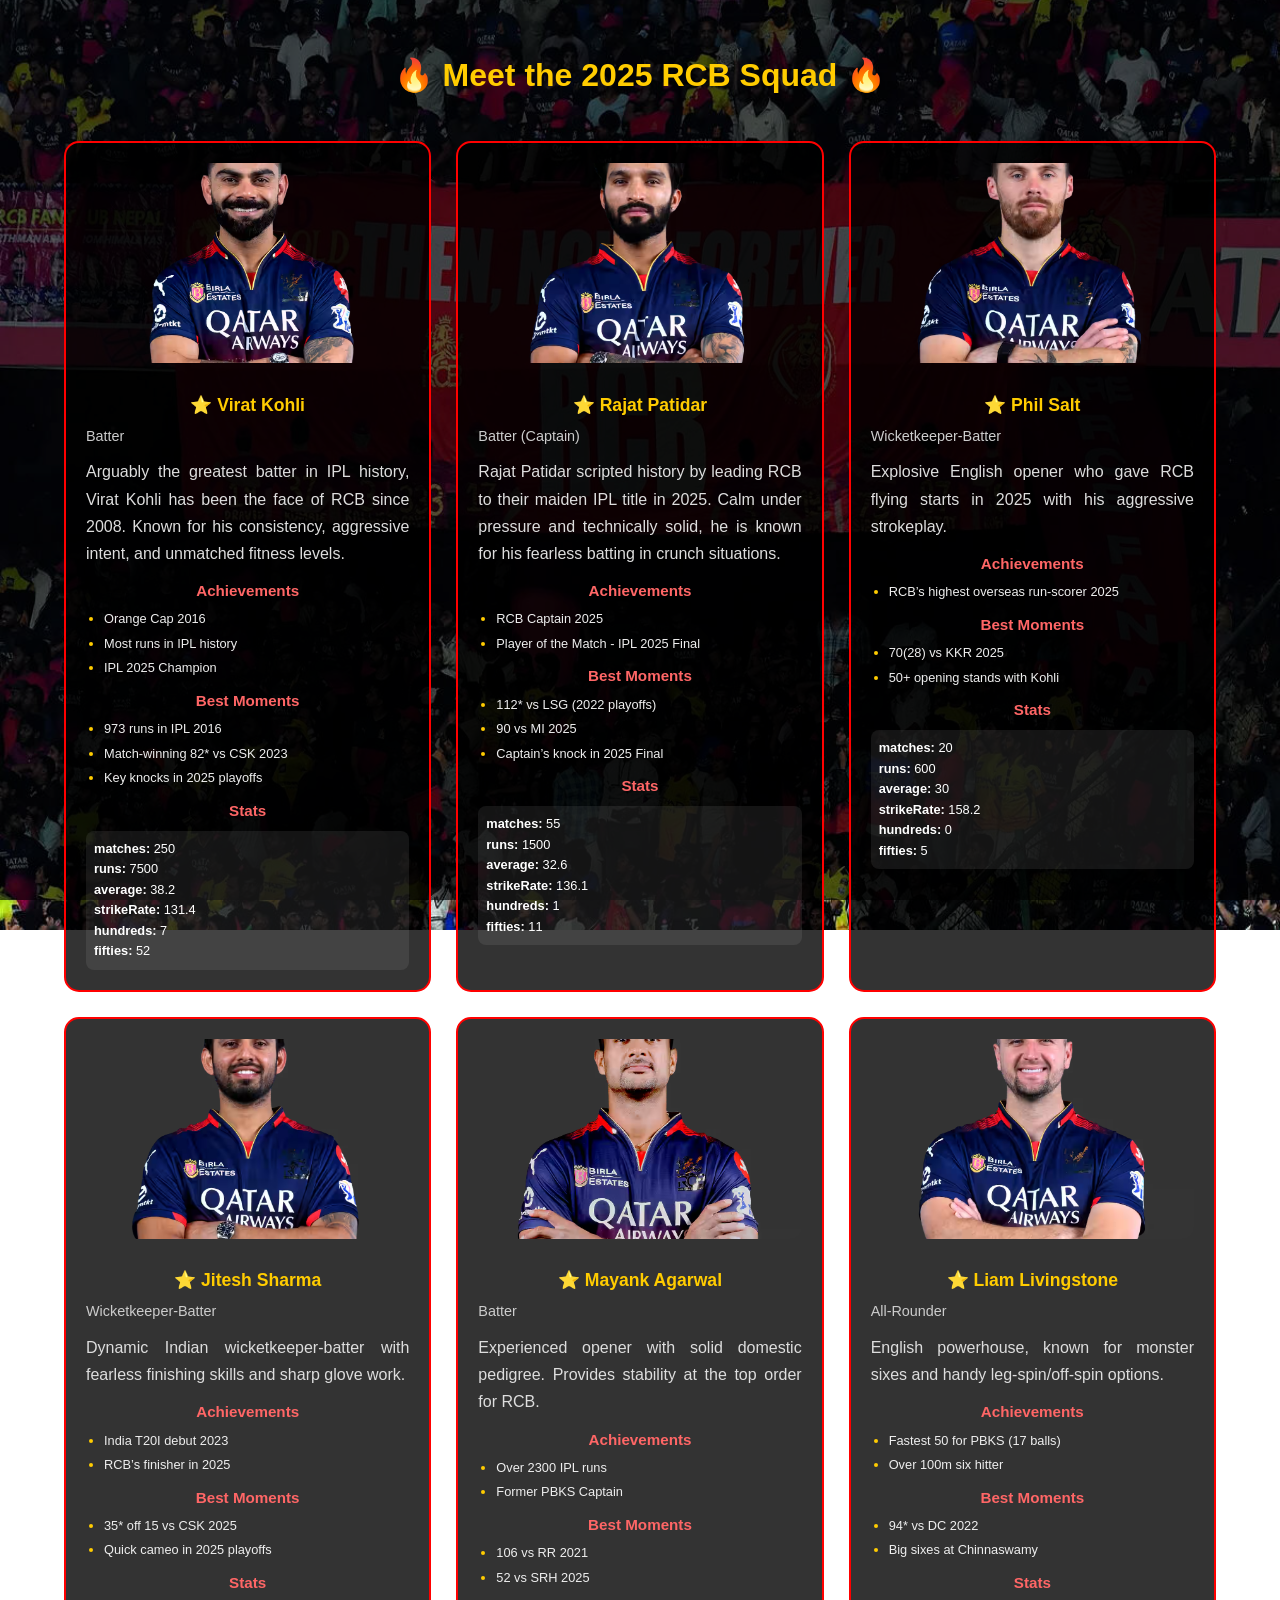
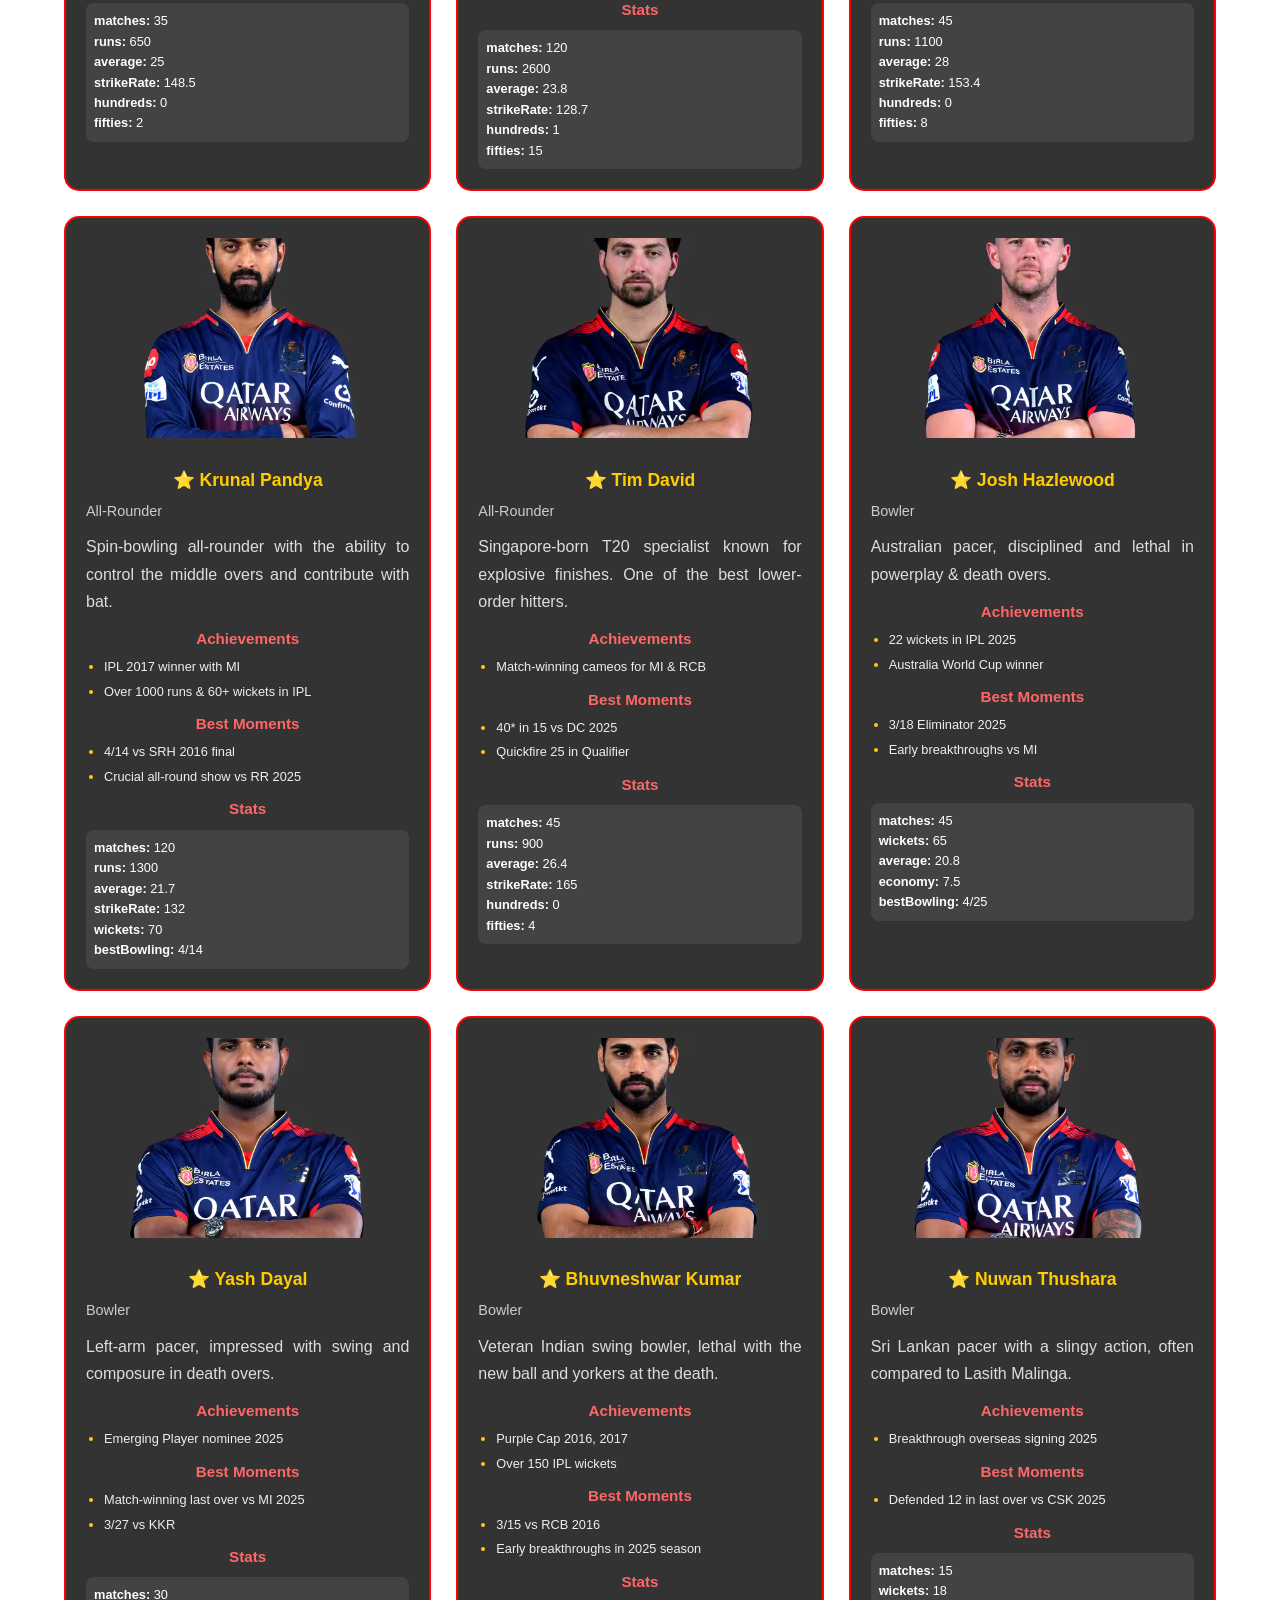
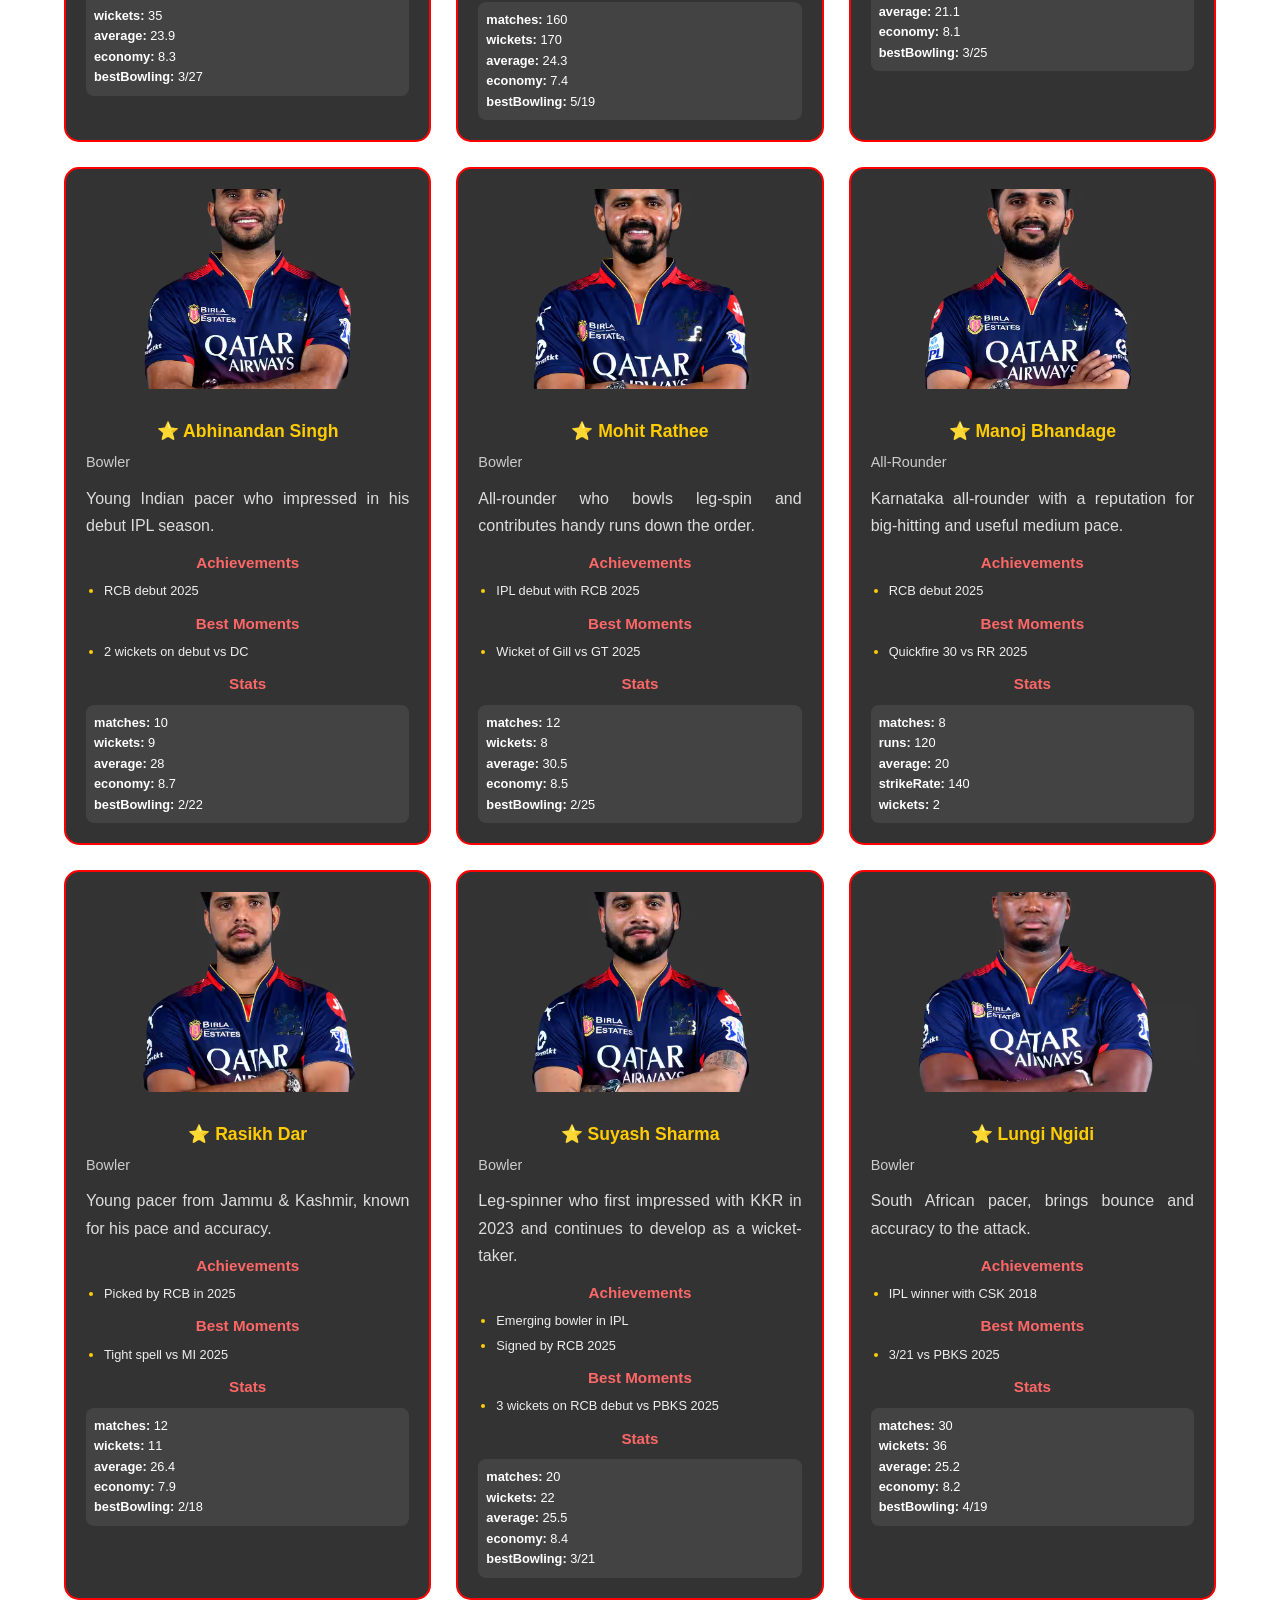
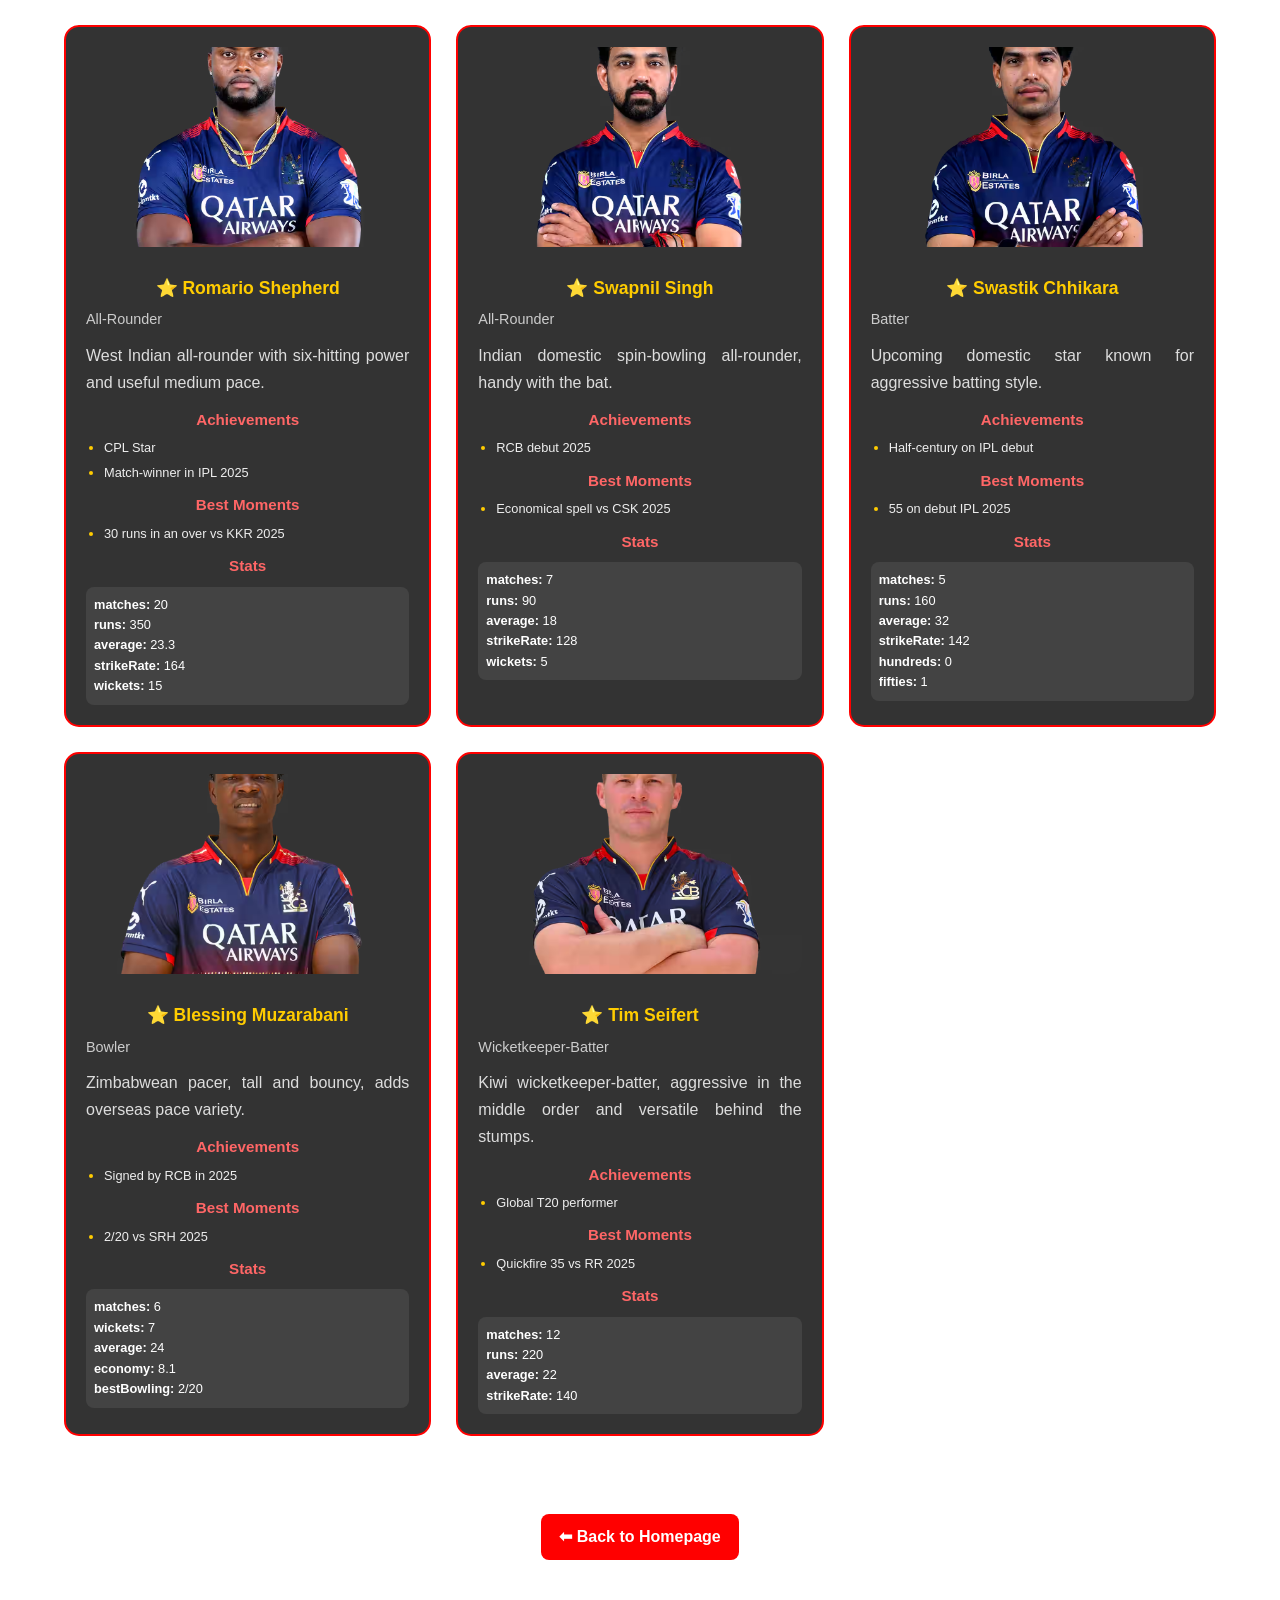
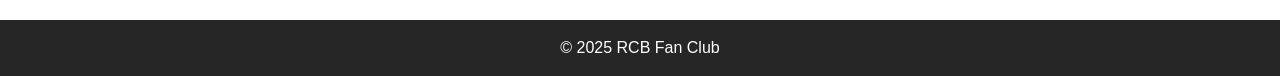
<file: team.html>
<!DOCTYPE html>
<html lang="en">
<head>
  <meta charset="UTF-8" />
  <meta name="viewport" content="width=device-width, initial-scale=1.0"/>
  <title>RCB 2025 Squad</title>
  <link rel="stylesheet" href="style.css" />
  <style>
    /* Back to homepage button styling (similar to schedule page) */
    .back-home {
      display: block;
      width: fit-content;
      margin: 28px auto 60px;
      padding: 10px 18px;
      background: #ff0000;
      color: #fff;
      text-decoration: none;
      border-radius: 8px;
      font-weight: 700;
      text-align: center;
    }
    .back-home:hover {
      background: #ffcc00;
      color: #000;
    }
  </style>
</head>
<body class="team-bg">
  <!-- Header without navigation -->
  

  <main class="container">
    <section class="section">
     <h2 style="text-align:center; color:#ffcc00; font-size:2rem; margin-bottom:40px;">
  🔥 Meet the 2025 RCB Squad 🔥
</h2>

      <div class="squad-grid" id="squad"></div>
    </section>
  </main>

  <!-- Back to homepage button -->
  <a href="index.html" class="back-home">⬅ Back to Homepage</a>

    <footer class="site-footer">
      <p>© 2025 RCB Fan Club</p>
    </div>
  </footer>

  <script>
    async function loadPlayers() {
      const res = await fetch("players.json");
      const players = await res.json();
      const container = document.getElementById("squad");

      players.forEach(player => {
        const card = document.createElement("div");
        card.className = "player-card";

        card.innerHTML = `
          <img src="${player.image}" alt="${player.name}" class="player-img"/>
          <h3>${player.name}</h3>
          <p class="role">${player.role}</p>
          <p class="bio">${player.bio}</p>

          <h4>Achievements</h4>
          <ul>
            ${player.achievements.map(a => `<li>${a}</li>`).join("")}
          </ul>

          <h4>Best Moments</h4>
          <ul>
            ${player.bestMoments.map(m => `<li>${m}</li>`).join("")}
          </ul>

          <h4>Stats</h4>
          <div class="stats">
            ${Object.entries(player.stats)
              .map(([k,v]) => `<span><strong>${k}:</strong> ${v}</span>`)
              .join("<br/>")}
          </div>
        `;
        container.appendChild(card);
      });
    }
    loadPlayers();
  </script>
</body>
</html>
</file>
<file: style.css>
/* -------------------------
   Global Reset & Typography
------------------------- */
* {
  box-sizing: border-box;
  margin: 0;
  padding: 0;
}

body {
  font-family: 'Segoe UI', Tahoma, Geneva, Verdana, sans-serif;
  line-height: 1.6;
  color: #fff;
  background: url('images/fans-bg.jpg') no-repeat center center fixed;
  background-size: cover;
  position: relative;
}

body::before {
  content: "";
  position: fixed;
  top: 0;
  left: 0;
  height: 100%;
  width: 100%;
  background: rgba(0,0,0,0.65);
  z-index: -1;
}

/* -------------------------
   Container
------------------------- */
.container {
  width: 90%;
  max-width: 1200px;
  margin: auto;
}

/* -------------------------
   Header
------------------------- */
.site-header {
  background: rgba(0,0,0,0.85);
  padding: 15px 0;
  position: sticky;
  top: 0;
  z-index: 100;
}

.site-header .brand {
  display: flex;
  align-items: center;
  gap: 15px;
}

.site-header .logo {
  height: 70px;
  width: 70px;
  object-fit: contain;
}

.site-title {
  font-size: 1.8rem;
  color: #ff0000; /* RCB Red */
}

.site-sub {
  font-size: 0.9rem;
  color: #f0f0f0;
}

/* -------------------------
   Navigation
------------------------- */
.nav {
  margin-top: 10px;
}

.nav-list {
  display: flex;
  list-style: none;
  gap: 20px;
}

.nav-list li a {
  text-decoration: none;
  color: #fff;
  padding: 5px 10px;
  border-radius: 5px;
  transition: 0.3s;
}

.nav-list li a:hover {
  background: #ff0000;
  color: #fff;
}

.nav-toggle {
  display: none;
}

/* -------------------------
   Hero Section
------------------------- */
.hero {
  display: flex;
  flex-direction: column;
  align-items: center;
  justify-content: center;
  padding: 80px 20px;
  gap: 30px;
  text-align: center;
}

.hero-text h2 {
  font-size: 3rem;
  color: #ffcc00; /* RCB Gold */
  margin-bottom: 20px;
}

.hero-text h2::before {
  content: "🔥 "; /* Fire emoji */
}

.hero-text p {
  font-size: 1.2rem;
  max-width: 700px;
  margin: 0 auto 25px auto;
}

.cta-row {
  display: flex;
  gap: 15px;
  justify-content: center;
}

/* Hero Buttons - Red and White */
.cta-row .btn {
  background-color: #ff0000; /* Red */
  color: #fff;
  padding: 12px 25px;
  text-decoration: none;
  font-weight: bold;
  border-radius: 8px;
  transition: 0.3s;
}

.cta-row .btn:hover {
  background-color: #ffcc00;
  color: #000;
}

.cta-row .btn.outline {
  background-color: #fff; /* White */
  color: #ff0000;
}

.cta-row .btn.outline:hover {
  background-color: #ff0000;
  color: #fff;
}

.hero-media img {
  max-width: 60%;
  height: auto;
  border-radius: 15px;
  margin-top: 20px;
}

/* -------------------------
   Section Styling
------------------------- */
.section {
  padding: 50px 0;
}

.section h3 {
  font-size: 2rem;
  color: #ffcc00;
  margin-bottom: 25px;
  text-align: center;
}

.section h3::before {
  content: "⭐ "; /* Star emoji */
}

.section p {
  font-size: 1rem;
  line-height: 1.7;
  text-align: justify;
}

/* About Section */
.about .partners {
  display: flex;
  gap: 20px;
  justify-content: center;
  margin-top: 20px;
}

.about .partners img {
  height: 50px;
  object-fit: contain;
}

/* -------------------------
   Memorable Moments Section
------------------------- */
.highlights {
  padding: 60px 0;
  background: rgba(0, 0, 0, 0.5);
  border-radius: 12px;
}

.highlights .grid {
  display: grid;
  grid-template-columns: repeat(auto-fit, minmax(250px, 1fr));
  gap: 25px;
}

.card {
  background: rgba(0, 0, 0, 0.65);
  border-radius: 12px;
  overflow: hidden;
  transition: transform 0.3s ease, box-shadow 0.3s ease;
  display: flex;
  flex-direction: column;
}

.card:hover {
  transform: translateY(-5px);
  box-shadow: 0 15px 25px rgba(0, 0, 0, 0.6);
}

/* Default card image */
.card img {
  width: 100%;
  height: 180px;
  object-fit: cover;
  transition: transform 0.3s ease;
}

/* Smaller images for Rajat Patidar & Tim David */
.card.rajat img,
.card.tim-david img {
  height: 150px;
  object-fit: cover;
}

.card:hover img {
  transform: scale(1.05);
}

.card h4 {
  font-size: 1.2rem;
  margin: 12px 15px 5px;
  color: #ffcc00;
  font-weight: 600;
}

.card p {
  font-size: 0.95rem;
  margin: 0 15px 15px;
  line-height: 1.4;
  color: #fff;
  flex-grow: 1;
}

/* -------------------------
   Quick Links
------------------------- */
.quick-links .grid {
  display: grid;
  grid-template-columns: repeat(auto-fit, minmax(200px, 1fr));
  gap: 20px;
  margin-top: 20px;
}

.tile {
  display: block;
  text-align: center;
  padding: 20px;
  background: rgba(255, 0, 0, 0.85);
  border-radius: 10px;
  color: #fff;
  text-decoration: none;
  font-weight: bold;
  transition: 0.3s;
}

.tile:hover {
  background: #ffcc00;
  color: #000;
}

/* -------------------------
   Footer
------------------------- */
.site-footer {
  background: rgba(0,0,0,0.85);
  text-align: center;
  padding: 15px 0;
  margin-top: 50px;
}

.site-footer p {
  color: #fff;
}

/* -------------------------
   Responsive adjustments
------------------------- */
@media screen and (max-width: 1024px) {
  .hero-media img {
    max-width: 70%;
  }
}

@media screen and (max-width: 768px) {
  .hero-text h2 {
    font-size: 2.2rem;
  }
  .card img {
    height: 180px;
  }
}

@media screen and (max-width: 480px) {
  .hero-text h2 {
    font-size: 1.8rem;
  }
  .card img {
    height: 160px;
  }
}
/* ===========================
   Squad Page Styling
=========================== */
.squad-grid {
  display: grid;
  grid-template-columns: repeat(auto-fill, minmax(260px, 1fr));
  gap: 25px;
}

.player-card {
  background: rgba(0,0,0,0.7);
  border: 2px solid #ff0000;
  border-radius: 15px;
  padding: 20px;
  color: #fff;
  text-align: left;
  transition: transform 0.3s ease, box-shadow 0.3s ease;
}

.player-card:hover {
  transform: translateY(-5px);
  box-shadow: 0 10px 25px rgba(255,0,0,0.6);
}

.player-card h3 {
  color: #ffcc00;
  margin: 10px 0;
}

.player-card h3 span {
  font-size: 0.85rem;
  color: #ccc;
}

.player-img {
  width: 100%;
  height: 220px;
  object-fit: cover;
  border-radius: 12px;
  margin-bottom: 15px;
}

.bio {
  font-size: 0.95rem;
  margin-bottom: 15px;
  color: #ddd;
}

.player-card ul {
  margin: 5px 0 15px 20px;
  padding: 0;
}

.player-card ul li {
  font-size: 0.9rem;
  margin-bottom: 5px;
}

.player-card ul li::marker {
  color: #ffcc00;
}

.stats {
  background: rgba(255,255,255,0.1);
  padding: 10px;
  border-radius: 8px;
  font-size: 0.9rem;
}
/* Background same as homepage */
body.team-bg {
  background: url("images/rcb forever.jpg") no-repeat center center fixed;
  background-size: cover;
  color: #fff;
}

/* Navigation bar */
.main-nav {
  text-align: center;
  margin-top: 15px;
}
.main-nav a {
  margin: 0 15px;
  padding: 6px 12px;
  color: #fff;
  text-decoration: none;
  font-weight: bold;
  border-radius: 6px;
  transition: background 0.3s;
}
.main-nav a:hover,
.main-nav a.active {
  background: rgba(255,0,0,0.8);
}

/* Squad grid */
.squad-grid {
  display: grid;
  grid-template-columns: repeat(auto-fill, minmax(280px, 1fr));
  gap: 25px;
}

/* Player card flexible height */
.player-card {
  background: rgba(0,0,0,0.8);
  border: 2px solid #ff0000;
  border-radius: 15px;
  padding: 20px;
  text-align: center;
  transition: transform 0.3s ease, box-shadow 0.3s ease;
}

.player-card:hover {
  transform: translateY(-5px);
  box-shadow: 0 10px 25px rgba(255,0,0,0.6);
}

.player-img {
  width: 100%;
  height: 200px;
  object-fit: cover;
  border-radius: 12px;
  margin-bottom: 12px;
}

.player-card h3 {
  font-size: 1.1rem; /* compact so names fit */
  margin: 8px 0 5px;
  color: #ffcc00;
}

.player-card .role {
  font-size: 0.9rem;
  color: #ccc;
  margin-bottom: 10px;
}

.bio {
  font-size: 0.85rem;
  margin-bottom: 12px;
  color: #ddd;
}

.player-card h4 {
  font-size: 0.95rem;
  margin: 10px 0 6px;
  color: #ff6666;
}

.player-card ul {
  list-style: disc;
  margin: 0 0 10px 18px;
  padding: 0;
  text-align: left;
}

.player-card ul li {
  font-size: 0.8rem;
  margin-bottom: 4px;
  color: #eee;
}

.stats {
  background: rgba(255,255,255,0.08);
  padding: 8px;
  border-radius: 8px;
  font-size: 0.8rem;
  text-align: left;
  margin-top: 8px;
}
/* Center nav below logo like home page */
.main-nav {
  display: flex;
  justify-content: center; /* center the nav */
  margin-top: 15px;
}

.main-nav ul.nav-list {
  display: flex;
  list-style: none;
  gap: 20px;
  padding: 0;
  margin: 0;
}

.main-nav ul.nav-list li a {
  color: #fff;
  text-decoration: none;
  padding: 6px 12px;
  border-radius: 6px;
  font-weight: bold;
  transition: 0.3s;
}

.main-nav ul.nav-list li a:hover,
.main-nav ul.nav-list li a.active {
  background: rgba(255,0,0,0.8);
}
/* Center nav below logo like team page */
.main-nav {
  display: flex;
  justify-content: center; /* center the nav */
  margin-top: 15px;
}

.main-nav ul.nav-list {
  display: flex;
  list-style: none;
  gap: 20px;
  padding: 0;
  margin: 0;
}

.main-nav ul.nav-list li a {
  color: #fff;
  text-decoration: none;
  padding: 6px 12px;
  border-radius: 6px;
  font-weight: bold;
  transition: 0.3s;
}

.main-nav ul.nav-list li a:hover,
.main-nav ul.nav-list li a.active {
  background: rgba(255,0,0,0.8);
}
/* -------------------------
   Navigation (Center-aligned for Team & Stats page)
------------------------- */
/* -------------------------
   Stats Page Header & Navigation (Smaller)
------------------------- */
.site-header {
  background: rgba(0,0,0,0.85);
  padding: 10px 0;       /* reduced from 15px */
  position: sticky;
  top: 0;
  z-index: 100;
}

.site-header .brand {
  display: flex;
  align-items: center;
  gap: 10px;             /* reduced gap between logo and title */
}

.site-header .logo {
  height: 50px;           /* smaller logo */
  width: 50px;
  object-fit: contain;
}

.site-title {
  font-size: 1.4rem;      /* smaller title */
  color: #ff0000;
}

.site-sub {
  font-size: 0.8rem;      /* smaller subtitle */
  color: #f0f0f0;
}

/* Navigation */
.main-nav {
  text-align: center;
  margin-top: 5px;        /* smaller margin */
}

.main-nav ul {
  list-style: none;
  padding: 0;
  display: inline-flex;
  gap: 12px;              /* smaller gap between links */
}

.main-nav ul li a {
  text-decoration: none;
  color: #fff;
  padding: 4px 8px;       /* smaller padding */
  font-weight: bold;
  border-radius: 5px;
  font-size: 0.85rem;     /* smaller font */
  transition: background 0.3s;
}

.main-nav ul li a:hover,
.main-nav ul li a.active {
  background: rgba(255,0,0,0.8);
  color: #fff;
}
</file>
